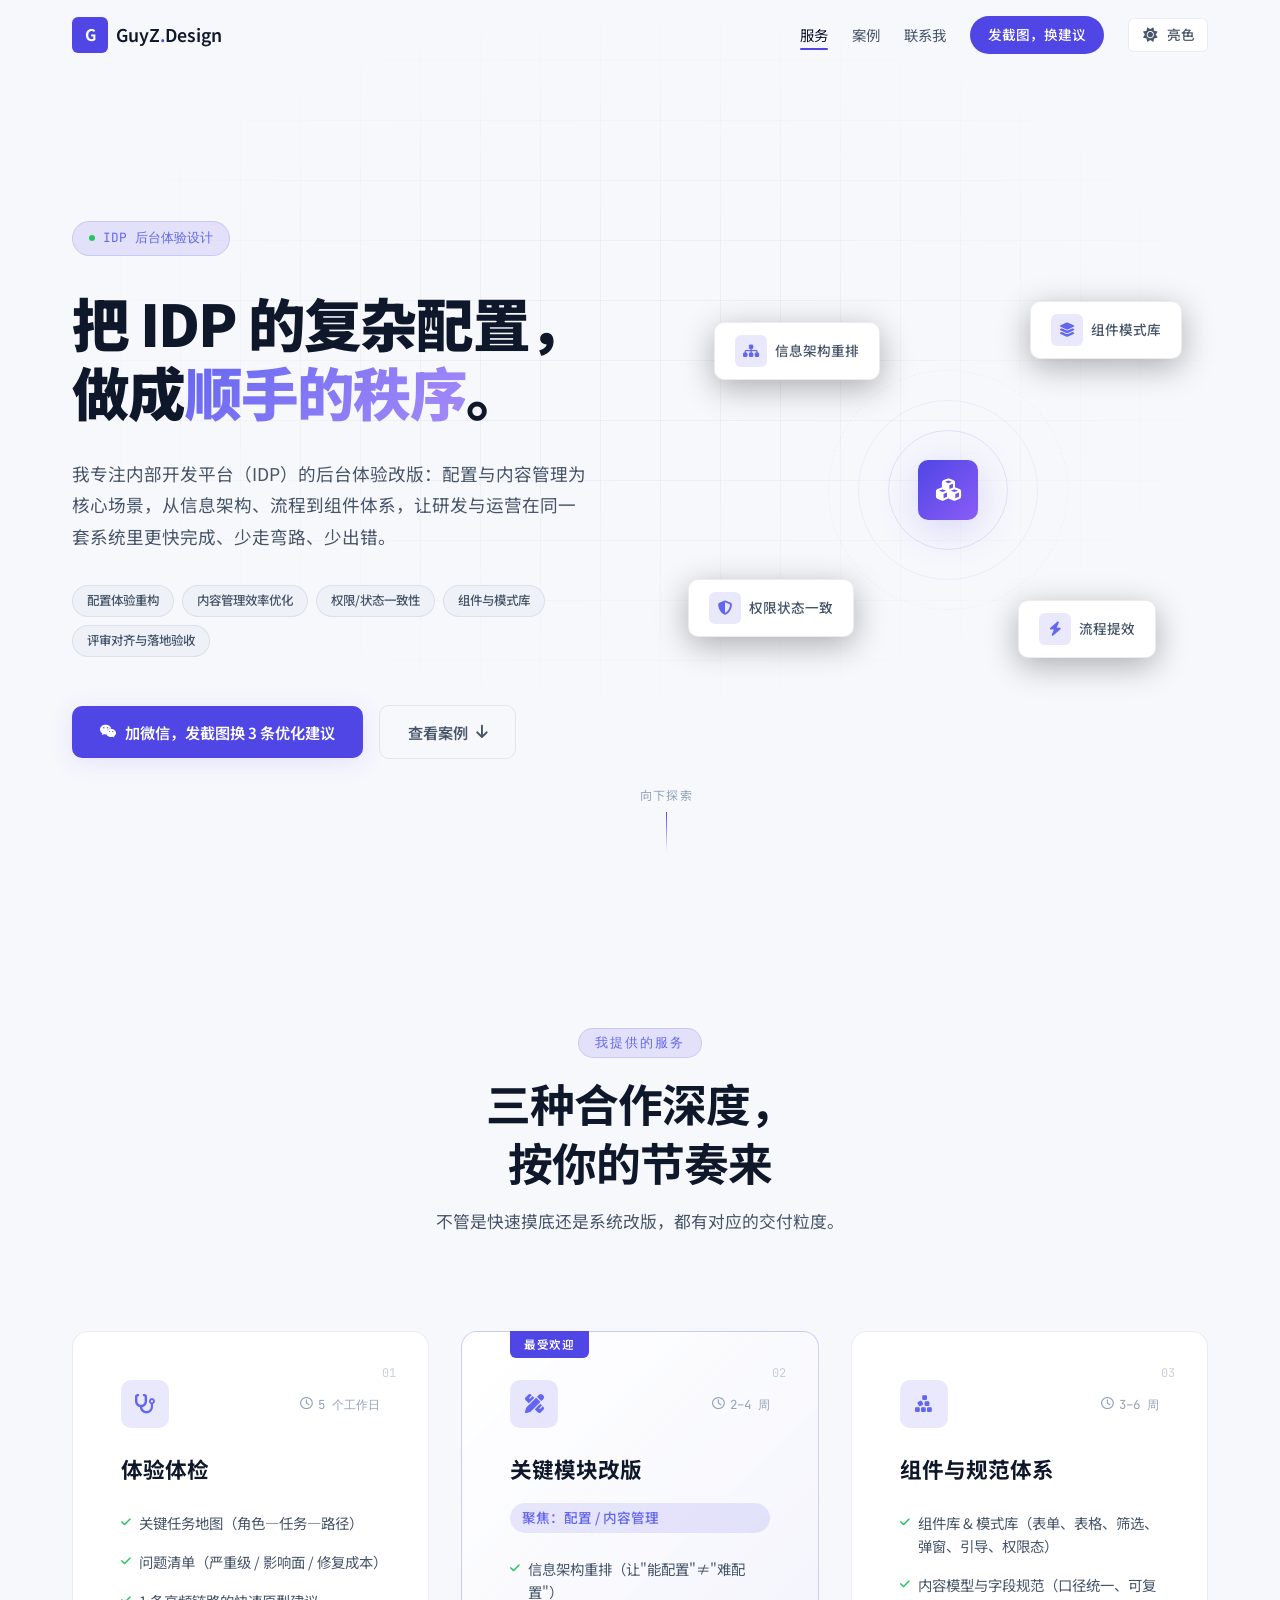
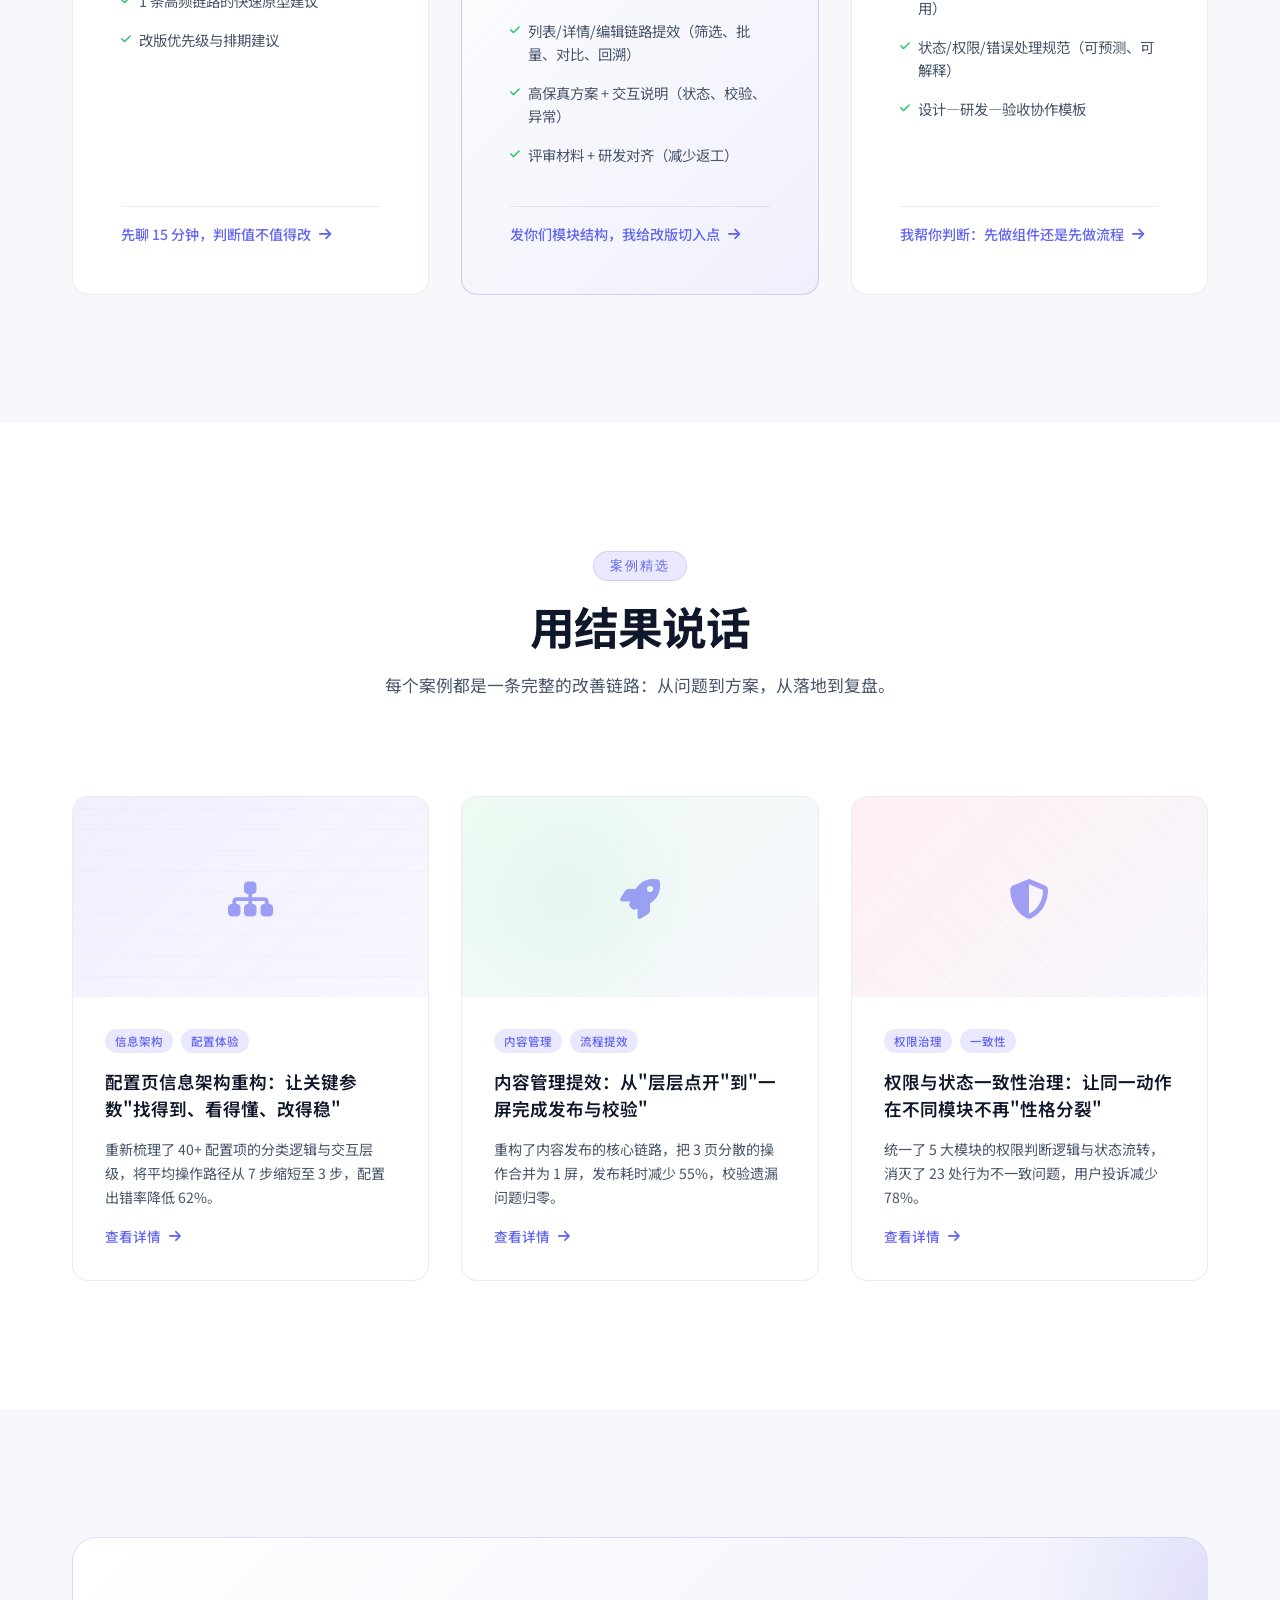
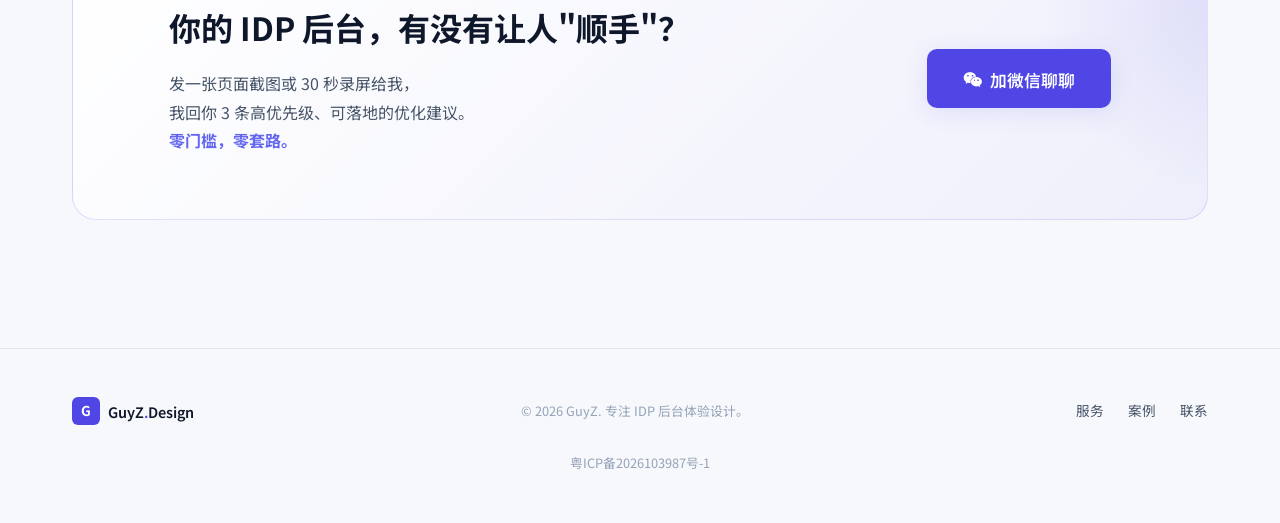
<file: index.html>
<!DOCTYPE html>
<html lang="zh-CN">
<head>
    <meta charset="UTF-8">
    <meta name="viewport" content="width=device-width, initial-scale=1.0">
    <title>GuyZ — IDP 后台体验设计师 | 把复杂配置做成顺手的秩序</title>
    <meta name="description" content="专注内部开发平台（IDP）后台体验改版：配置与内容管理为核心场景，让研发与运营更快完成、少走弯路、少出错。">
    <link rel="preconnect" href="https://fonts.googleapis.com">
    <link rel="preconnect" href="https://fonts.gstatic.com" crossorigin>
    <link href="https://fonts.googleapis.com/css2?family=Noto+Sans+SC:wght@300;400;500;600;700;900&family=JetBrains+Mono:wght@400;500&display=swap" rel="stylesheet">
    <link rel="stylesheet" href="https://cdn.jsdelivr.net/npm/@fortawesome/fontawesome-free@6.4.0/css/all.min.css">
    <link rel="stylesheet" href="css/style.css">
</head>
<body>
    <input type="checkbox" id="themeToggle" class="theme-toggle-input" aria-label="切换主题">
    <!-- 导航 -->
    <nav class="nav" id="nav">
        <div class="nav-inner container">
            <a href="index.html" class="nav-logo">
                <span class="logo-mark">G</span>
                <span class="logo-text">GuyZ<span class="logo-dot">.</span>Design</span>
            </a>
            <div class="nav-right">
                <div class="nav-links" id="navLinks">
                    <a href="#services" class="nav-link">服务</a>
                    <a href="#cases" class="nav-link">案例</a>
                    <a href="contact.html" class="nav-link">联系我</a>
                    <a href="contact.html" class="nav-cta-btn">发截图，换建议</a>
                </div>
                <div class="nav-actions">
                    <label for="themeToggle" class="theme-toggle-btn" title="切换主题">
                        <span class="theme-toggle-icon theme-toggle-dark"><i class="fa-solid fa-moon"></i></span>
                        <span class="theme-toggle-icon theme-toggle-light"><i class="fa-solid fa-sun"></i></span>
                        <span class="theme-toggle-label theme-toggle-dark-label">暗黑</span>
                        <span class="theme-toggle-label theme-toggle-light-label">亮色</span>
                    </label>
                </div>
            </div>

            <button class="nav-toggle" id="navToggle" aria-label="菜单">
                <span></span><span></span><span></span>
            </button>
        </div>
    </nav>

    <!-- Hero -->
    <header class="hero" id="hero">
        <div class="hero-bg-grid"></div>
        <div class="container hero-inner">
            <div class="hero-content">
                <div class="hero-badge animate-in">
                    <span class="badge-dot"></span>
                    IDP 后台体验设计
                </div>
                <h1 class="hero-title animate-in delay-1">
                    把 IDP 的复杂配置，<br>做成<span class="text-accent">顺手的秩序</span>。
                </h1>
                <p class="hero-subtitle animate-in delay-2">
                    我专注内部开发平台（IDP）的后台体验改版：配置与内容管理为核心场景，从信息架构、流程到组件体系，让研发与运营在同一套系统里更快完成、少走弯路、少出错。
                </p>
                <div class="hero-tags animate-in delay-3">
                    <span class="tag">配置体验重构</span>
                    <span class="tag">内容管理效率优化</span>
                    <span class="tag">权限/状态一致性</span>
                    <span class="tag">组件与模式库</span>
                    <span class="tag">评审对齐与落地验收</span>
                </div>
                <div class="hero-ctas animate-in delay-4">
                    <a href="contact.html" class="btn btn-primary">
                        <i class="fa-brands fa-weixin"></i>
                        加微信，发截图换 3 条优化建议
                    </a>
                    <a href="#cases" class="btn btn-ghost">
                        查看案例
                        <i class="fa-solid fa-arrow-down"></i>
                    </a>
                </div>
            </div>
            <div class="hero-visual animate-in delay-3">
                <div class="hero-card-stack">
                    <div class="hero-float-card card-1">
                        <div class="float-icon"><i class="fa-solid fa-sitemap"></i></div>
                        <span>信息架构重排</span>
                    </div>
                    <div class="hero-float-card card-2">
                        <div class="float-icon"><i class="fa-solid fa-layer-group"></i></div>
                        <span>组件模式库</span>
                    </div>
                    <div class="hero-float-card card-3">
                        <div class="float-icon"><i class="fa-solid fa-shield-halved"></i></div>
                        <span>权限状态一致</span>
                    </div>
                    <div class="hero-float-card card-4">
                        <div class="float-icon"><i class="fa-solid fa-bolt"></i></div>
                        <span>流程提效</span>
                    </div>
                    <!-- 中心图形 -->
                    <div class="hero-center-graphic">
                        <div class="center-ring ring-1"></div>
                        <div class="center-ring ring-2"></div>
                        <div class="center-ring ring-3"></div>
                        <div class="center-icon"><i class="fa-solid fa-cubes"></i></div>
                    </div>
                </div>
            </div>
        </div>
        <div class="hero-scroll-hint animate-in delay-5">
            <span>向下探索</span>
            <div class="scroll-line"></div>
        </div>
    </header>

    <!-- 服务 -->
    <section class="services" id="services">
        <div class="container">
            <div class="section-header">
                <span class="section-label">我提供的服务</span>
                <h2 class="section-title">三种合作深度，<br>按你的节奏来</h2>
                <p class="section-desc">不管是快速摸底还是系统改版，都有对应的交付粒度。</p>
            </div>
            <div class="services-grid">
                <!-- 服务 1 -->
                <div class="service-card" data-index="01">
                    <div class="service-header">
                        <div class="service-icon">
                            <i class="fa-solid fa-stethoscope"></i>
                        </div>
                        <div class="service-meta">
                            <span class="service-duration"><i class="fa-regular fa-clock"></i> 5 个工作日</span>
                        </div>
                    </div>
                    <h3 class="service-title">体验体检</h3>
                    <ul class="service-list">
                        <li>
                            <i class="fa-solid fa-check"></i>
                            关键任务地图（角色—任务—路径）
                        </li>
                        <li>
                            <i class="fa-solid fa-check"></i>
                            问题清单（严重级 / 影响面 / 修复成本）
                        </li>
                        <li>
                            <i class="fa-solid fa-check"></i>
                            1 条高频链路的快速原型建议
                        </li>
                        <li>
                            <i class="fa-solid fa-check"></i>
                            改版优先级与排期建议
                        </li>
                    </ul>
                    <a href="contact.html" class="service-cta">
                        先聊 15 分钟，判断值不值得改
                        <i class="fa-solid fa-arrow-right"></i>
                    </a>
                </div>

                <!-- 服务 2 -->
                <div class="service-card featured" data-index="02">
                    <div class="service-popular">最受欢迎</div>
                    <div class="service-header">
                        <div class="service-icon">
                            <i class="fa-solid fa-pen-ruler"></i>
                        </div>
                        <div class="service-meta">
                            <span class="service-duration"><i class="fa-regular fa-clock"></i> 2–4 周</span>
                        </div>
                    </div>
                    <h3 class="service-title">关键模块改版</h3>
                    <p class="service-focus">聚焦：配置 / 内容管理</p>
                    <ul class="service-list">
                        <li>
                            <i class="fa-solid fa-check"></i>
                            信息架构重排（让"能配置"≠"难配置"）
                        </li>
                        <li>
                            <i class="fa-solid fa-check"></i>
                            列表/详情/编辑链路提效（筛选、批量、对比、回溯）
                        </li>
                        <li>
                            <i class="fa-solid fa-check"></i>
                            高保真方案 + 交互说明（状态、校验、异常）
                        </li>
                        <li>
                            <i class="fa-solid fa-check"></i>
                            评审材料 + 研发对齐（减少返工）
                        </li>
                    </ul>
                    <a href="contact.html" class="service-cta">
                        发你们模块结构，我给改版切入点
                        <i class="fa-solid fa-arrow-right"></i>
                    </a>
                </div>

                <!-- 服务 3 -->
                <div class="service-card" data-index="03">
                    <div class="service-header">
                        <div class="service-icon">
                            <i class="fa-solid fa-cubes-stacked"></i>
                        </div>
                        <div class="service-meta">
                            <span class="service-duration"><i class="fa-regular fa-clock"></i> 3–6 周</span>
                        </div>
                    </div>
                    <h3 class="service-title">组件与规范体系</h3>
                    <ul class="service-list">
                        <li>
                            <i class="fa-solid fa-check"></i>
                            组件库 & 模式库（表单、表格、筛选、弹窗、引导、权限态）
                        </li>
                        <li>
                            <i class="fa-solid fa-check"></i>
                            内容模型与字段规范（口径统一、可复用）
                        </li>
                        <li>
                            <i class="fa-solid fa-check"></i>
                            状态/权限/错误处理规范（可预测、可解释）
                        </li>
                        <li>
                            <i class="fa-solid fa-check"></i>
                            设计—研发—验收协作模板
                        </li>
                    </ul>
                    <a href="contact.html" class="service-cta">
                        我帮你判断：先做组件还是先做流程
                        <i class="fa-solid fa-arrow-right"></i>
                    </a>
                </div>
            </div>
        </div>
    </section>

    <!-- 案例 -->
    <section class="cases" id="cases">
        <div class="container">
            <div class="section-header">
                <span class="section-label">案例精选</span>
                <h2 class="section-title">用结果说话</h2>
                <p class="section-desc">每个案例都是一条完整的改善链路：从问题到方案，从落地到复盘。</p>
            </div>
            <div class="cases-grid">
                <!-- 案例 1 -->
                <a href="case-1.html" class="case-card">
                    <div class="case-cover">
                        <div class="case-cover-inner">
                            <div class="case-icon-large"><i class="fa-solid fa-sitemap"></i></div>
                            <div class="case-pattern pattern-1"></div>
                        </div>
                    </div>
                    <div class="case-body">
                        <div class="case-tags">
                            <span class="case-tag">信息架构</span>
                            <span class="case-tag">配置体验</span>
                        </div>
                        <h3 class="case-title">配置页信息架构重构：让关键参数"找得到、看得懂、改得稳"</h3>
                        <p class="case-excerpt">重新梳理了 40+ 配置项的分类逻辑与交互层级，将平均操作路径从 7 步缩短至 3 步，配置出错率降低 62%。</p>
                        <span class="case-link">
                            查看详情
                            <i class="fa-solid fa-arrow-right"></i>
                        </span>
                    </div>
                </a>

                <!-- 案例 2 -->
                <a href="case-2.html" class="case-card">
                    <div class="case-cover">
                        <div class="case-cover-inner">
                            <div class="case-icon-large"><i class="fa-solid fa-rocket"></i></div>
                            <div class="case-pattern pattern-2"></div>
                        </div>
                    </div>
                    <div class="case-body">
                        <div class="case-tags">
                            <span class="case-tag">内容管理</span>
                            <span class="case-tag">流程提效</span>
                        </div>
                        <h3 class="case-title">内容管理提效：从"层层点开"到"一屏完成发布与校验"</h3>
                        <p class="case-excerpt">重构了内容发布的核心链路，把 3 页分散的操作合并为 1 屏，发布耗时减少 55%，校验遗漏问题归零。</p>
                        <span class="case-link">
                            查看详情
                            <i class="fa-solid fa-arrow-right"></i>
                        </span>
                    </div>
                </a>

                <!-- 案例 3 -->
                <a href="case-3.html" class="case-card">
                    <div class="case-cover">
                        <div class="case-cover-inner">
                            <div class="case-icon-large"><i class="fa-solid fa-shield-halved"></i></div>
                            <div class="case-pattern pattern-3"></div>
                        </div>
                    </div>
                    <div class="case-body">
                        <div class="case-tags">
                            <span class="case-tag">权限治理</span>
                            <span class="case-tag">一致性</span>
                        </div>
                        <h3 class="case-title">权限与状态一致性治理：让同一动作在不同模块不再"性格分裂"</h3>
                        <p class="case-excerpt">统一了 5 大模块的权限判断逻辑与状态流转，消灭了 23 处行为不一致问题，用户投诉减少 78%。</p>
                        <span class="case-link">
                            查看详情
                            <i class="fa-solid fa-arrow-right"></i>
                        </span>
                    </div>
                </a>
            </div>
        </div>
    </section>

    <!-- 底部 CTA -->
    <section class="bottom-cta">
        <div class="container">
            <div class="bottom-cta-inner">
                <div class="bottom-cta-content">
                    <h2 class="bottom-cta-title">你的 IDP 后台，有没有让人"顺手"？</h2>
                    <p class="bottom-cta-desc">
                        发一张页面截图或 30 秒录屏给我，<br>我回你 3 条高优先级、可落地的优化建议。<br>
                        <strong>零门槛，零套路。</strong>
                    </p>
                </div>
                <div class="bottom-cta-actions">
                    <a href="contact.html" class="btn btn-primary btn-lg">
                        <i class="fa-brands fa-weixin"></i>
                        加微信聊聊
                    </a>
                </div>
            </div>
        </div>
    </section>

    <!-- Footer -->
    <footer class="footer">
        <div class="container footer-inner">
            <div class="footer-brand">
                <span class="logo-mark">G</span>
                <span class="logo-text">GuyZ<span class="logo-dot">.</span>Design</span>
            </div>
            <p class="footer-copy">© 2026 GuyZ. 专注 IDP 后台体验设计。</p>
            <div class="footer-links">
                <a href="#services">服务</a>
                <a href="#cases">案例</a>
                <a href="contact.html">联系</a>
            </div>
        </div>
        <p class="footer-icp"><a href="https://beian.miit.gov.cn/" target="_blank" rel="noopener noreferrer">粤ICP备2026103987号-1</a></p>
    </footer>

    <script src="js/main.js"></script>
</body>
</html>
</file>
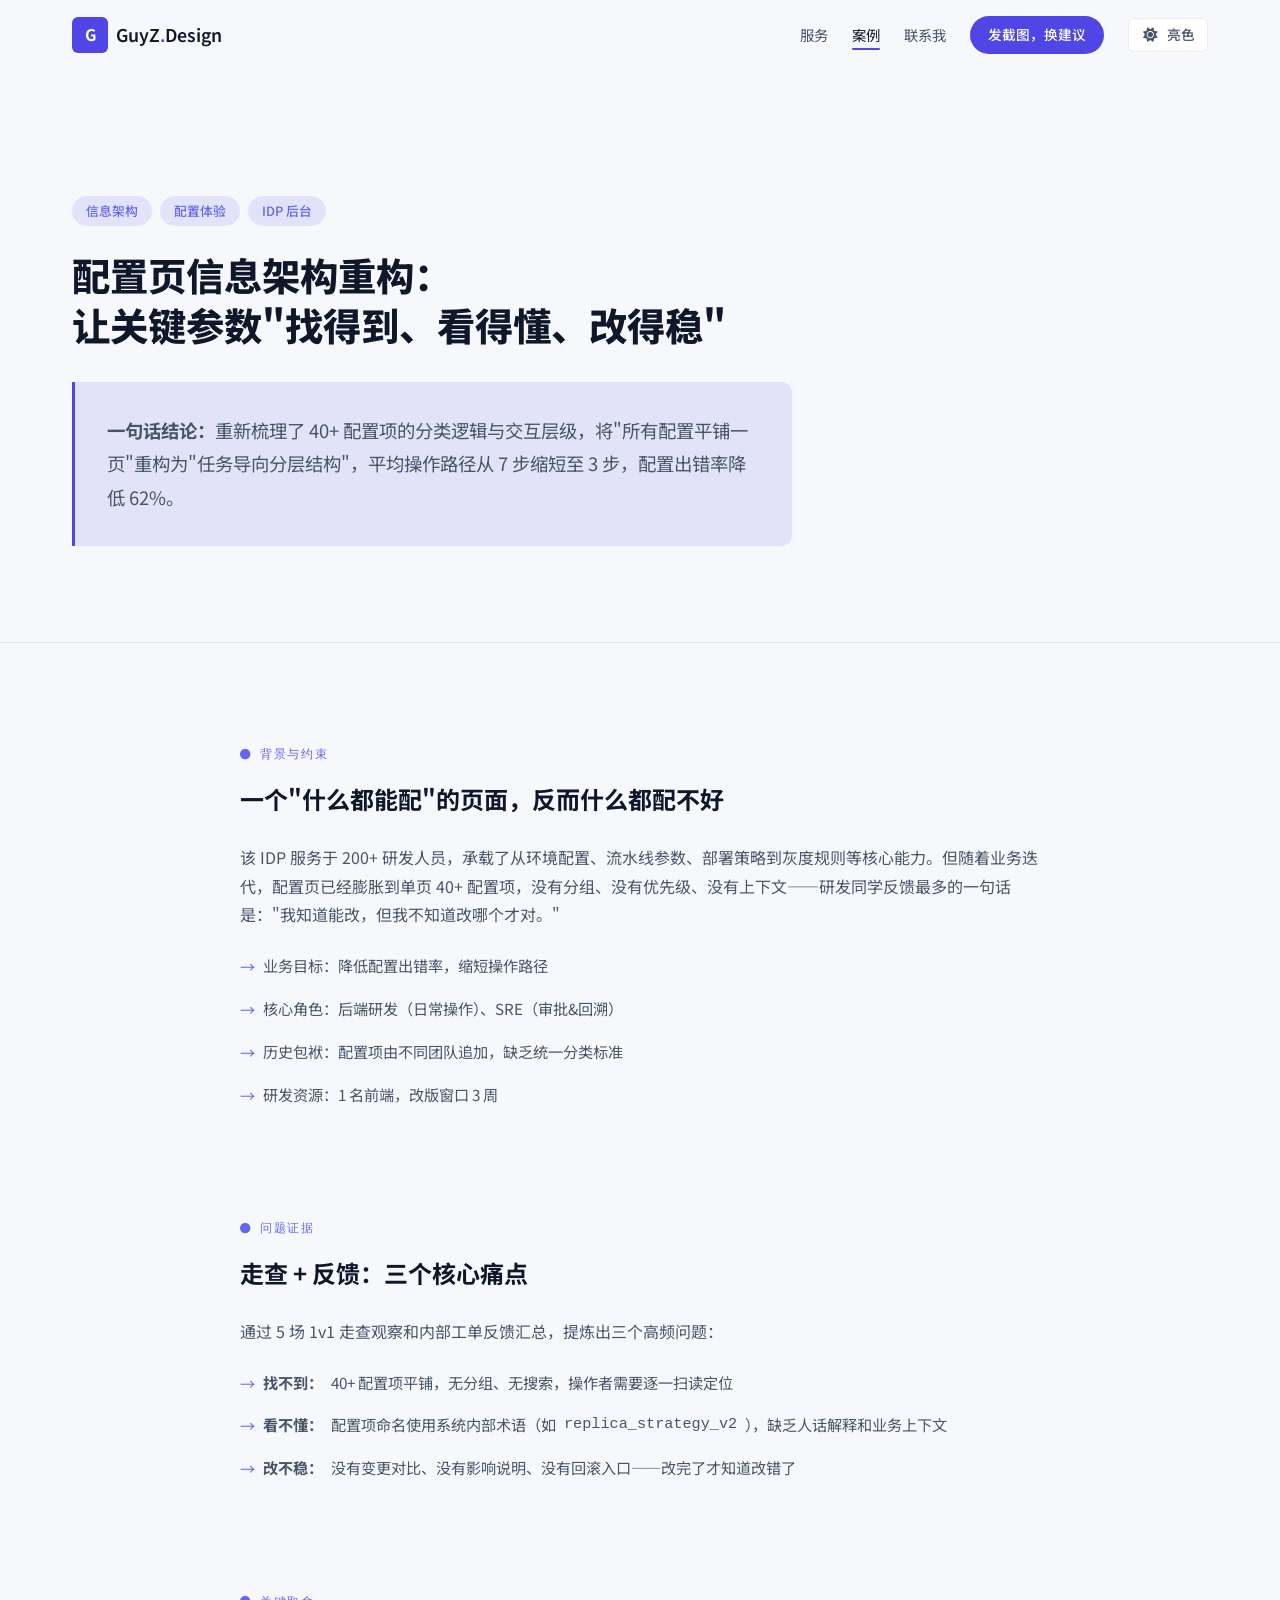
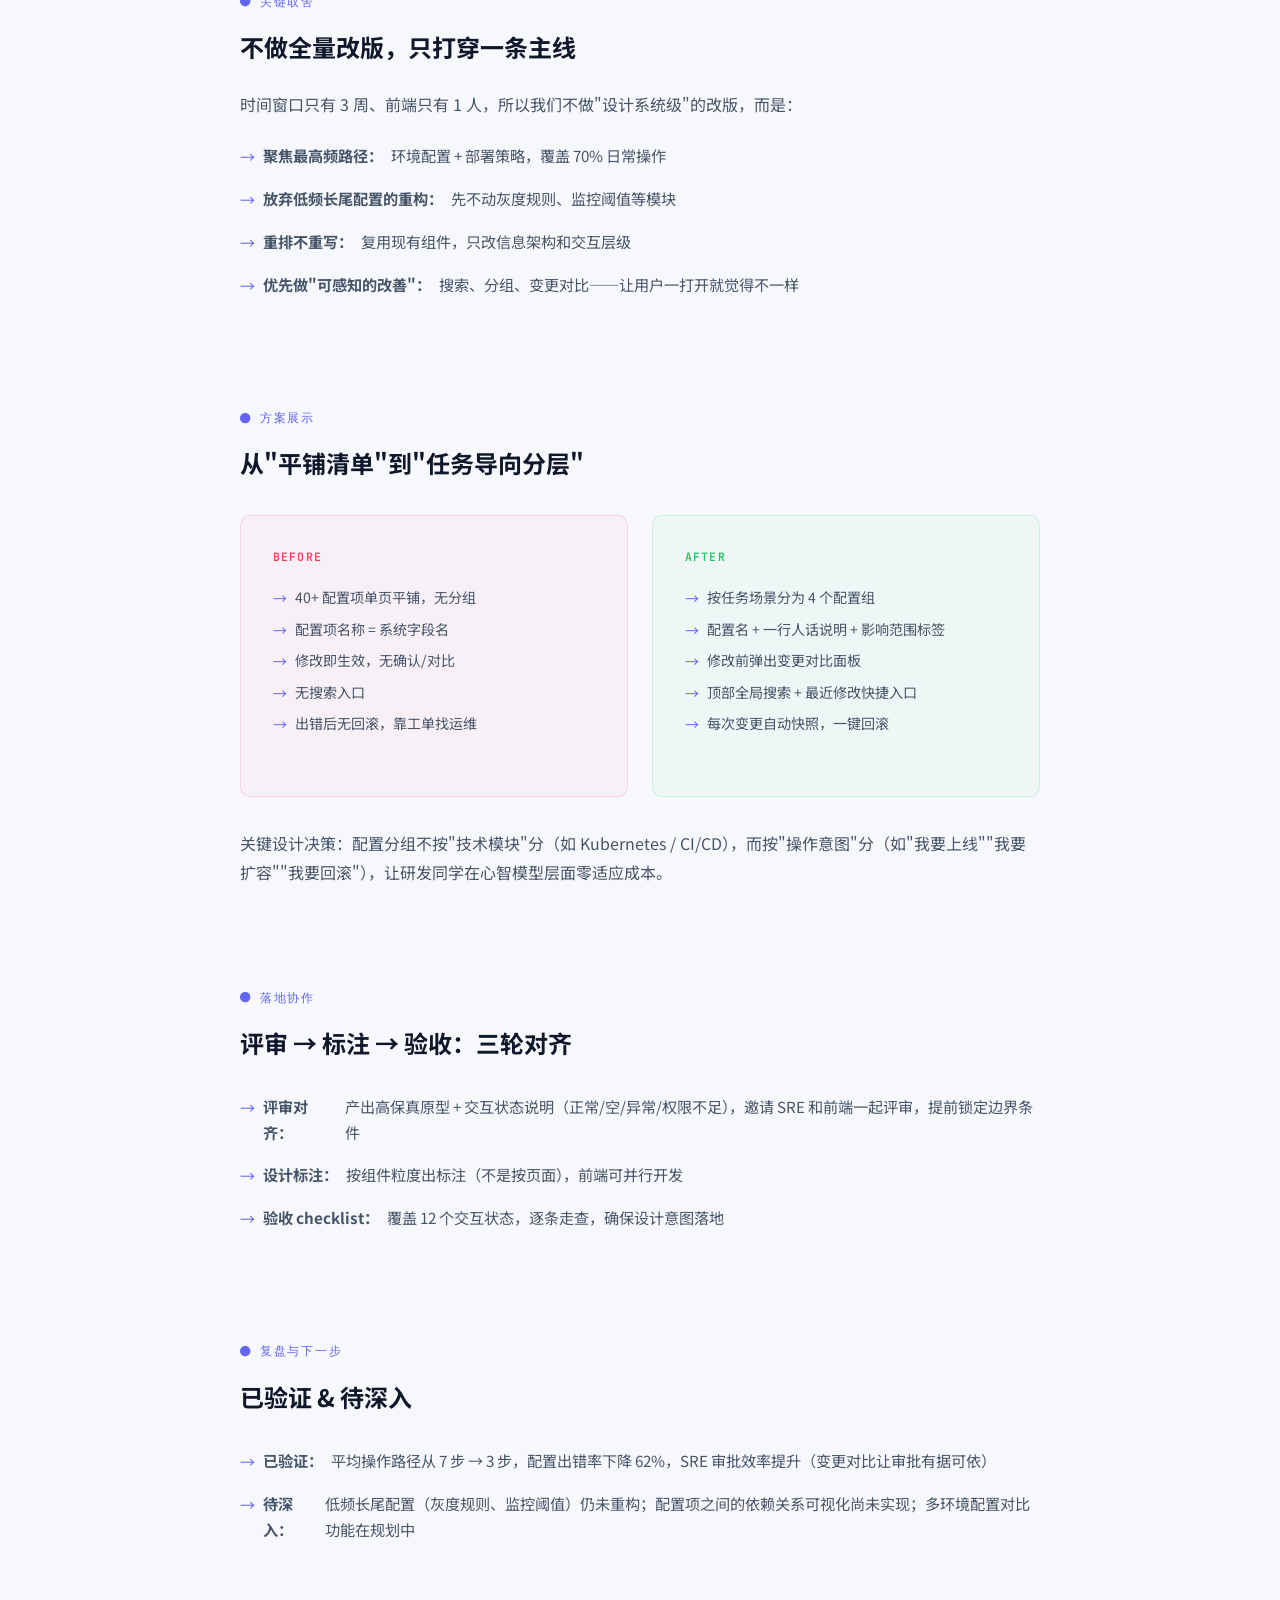
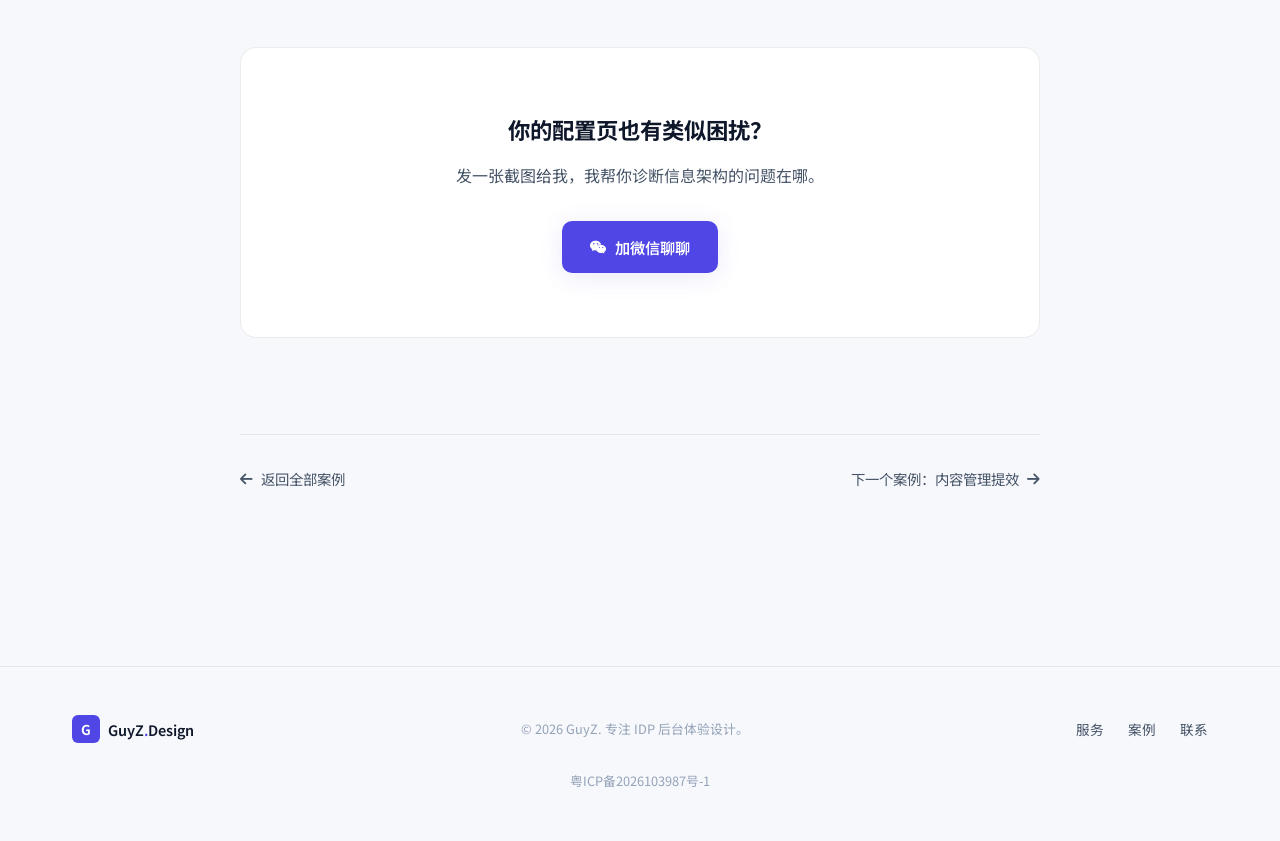
<file: case-1.html>
<!DOCTYPE html>
<html lang="zh-CN">
<head>
    <meta charset="UTF-8">
    <meta name="viewport" content="width=device-width, initial-scale=1.0">
    <title>案例：配置页信息架构重构 — GuyZ.Design</title>
    <meta name="description" content="重新梳理了 40+ 配置项的分类逻辑与交互层级，将平均操作路径从 7 步缩短至 3 步。">
    <link rel="preconnect" href="https://fonts.googleapis.com">
    <link rel="preconnect" href="https://fonts.gstatic.com" crossorigin>
    <link href="https://fonts.googleapis.com/css2?family=Noto+Sans+SC:wght@300;400;500;600;700;900&family=JetBrains+Mono:wght@400;500&display=swap" rel="stylesheet">
    <link rel="stylesheet" href="https://cdn.jsdelivr.net/npm/@fortawesome/fontawesome-free@6.4.0/css/all.min.css">
    <link rel="stylesheet" href="css/style.css">
</head>
<body data-current="#cases">
    <input type="checkbox" id="themeToggle" class="theme-toggle-input" aria-label="切换主题">
    <!-- 导航 -->
    <nav class="nav" id="nav">
        <div class="nav-inner container">
            <a href="index.html" class="nav-logo">
                <span class="logo-mark">G</span>
                <span class="logo-text">GuyZ<span class="logo-dot">.</span>Design</span>
            </a>
            <div class="nav-right">
                <div class="nav-links" id="navLinks">
                    <a href="index.html#services" class="nav-link">服务</a>
                    <a href="index.html#cases" class="nav-link">案例</a>
                    <a href="contact.html" class="nav-link">联系我</a>
                    <a href="contact.html" class="nav-cta-btn">发截图，换建议</a>
                </div>
                <div class="nav-actions">
                    <label for="themeToggle" class="theme-toggle-btn" title="切换主题">
                        <span class="theme-toggle-icon theme-toggle-dark"><i class="fa-solid fa-moon"></i></span>
                        <span class="theme-toggle-icon theme-toggle-light"><i class="fa-solid fa-sun"></i></span>
                        <span class="theme-toggle-label theme-toggle-dark-label">暗黑</span>
                        <span class="theme-toggle-label theme-toggle-light-label">亮色</span>
                    </label>
                </div>
            </div>

            <button class="nav-toggle" id="navToggle" aria-label="菜单">
                <span></span><span></span><span></span>
            </button>
        </div>
    </nav>

    <main class="case-detail">
        <!-- Hero -->
        <section class="case-detail-hero">
            <div class="container">
                <div class="case-tags">
                    <span class="case-tag">信息架构</span>
                    <span class="case-tag">配置体验</span>
                    <span class="case-tag">IDP 后台</span>
                </div>
                <h1 class="case-detail-title">
                    配置页信息架构重构：<br>让关键参数"找得到、看得懂、改得稳"
                </h1>
                <div class="case-detail-summary">
                    <strong>一句话结论：</strong>重新梳理了 40+ 配置项的分类逻辑与交互层级，将"所有配置平铺一页"重构为"任务导向分层结构"，平均操作路径从 7 步缩短至 3 步，配置出错率降低 62%。
                </div>
            </div>
        </section>

        <!-- 内容 -->
        <div class="case-content container">
            <!-- 背景与约束 -->
            <section class="case-section">
                <span class="case-section-label">
                    <i class="fa-solid fa-circle"></i> 背景与约束
                </span>
                <h2>一个"什么都能配"的页面，反而什么都配不好</h2>
                <p>
                    该 IDP 服务于 200+ 研发人员，承载了从环境配置、流水线参数、部署策略到灰度规则等核心能力。但随着业务迭代，配置页已经膨胀到单页 40+ 配置项，没有分组、没有优先级、没有上下文——研发同学反馈最多的一句话是："我知道能改，但我不知道改哪个才对。"
                </p>
                <ul>
                    <li>业务目标：降低配置出错率，缩短操作路径</li>
                    <li>核心角色：后端研发（日常操作）、SRE（审批&回溯）</li>
                    <li>历史包袱：配置项由不同团队追加，缺乏统一分类标准</li>
                    <li>研发资源：1 名前端，改版窗口 3 周</li>
                </ul>
            </section>

            <!-- 问题证据 -->
            <section class="case-section">
                <span class="case-section-label">
                    <i class="fa-solid fa-circle"></i> 问题证据
                </span>
                <h2>走查 + 反馈：三个核心痛点</h2>
                <p>
                    通过 5 场 1v1 走查观察和内部工单反馈汇总，提炼出三个高频问题：
                </p>
                <ul>
                    <li><strong>找不到：</strong>40+ 配置项平铺，无分组、无搜索，操作者需要逐一扫读定位</li>
                    <li><strong>看不懂：</strong>配置项命名使用系统内部术语（如 <code>replica_strategy_v2</code>），缺乏人话解释和业务上下文</li>
                    <li><strong>改不稳：</strong>没有变更对比、没有影响说明、没有回滚入口——改完了才知道改错了</li>
                </ul>
            </section>

            <!-- 关键取舍 -->
            <section class="case-section">
                <span class="case-section-label">
                    <i class="fa-solid fa-circle"></i> 关键取舍
                </span>
                <h2>不做全量改版，只打穿一条主线</h2>
                <p>
                    时间窗口只有 3 周、前端只有 1 人，所以我们不做"设计系统级"的改版，而是：
                </p>
                <ul>
                    <li><strong>聚焦最高频路径：</strong>环境配置 + 部署策略，覆盖 70% 日常操作</li>
                    <li><strong>放弃低频长尾配置的重构：</strong>先不动灰度规则、监控阈值等模块</li>
                    <li><strong>重排不重写：</strong>复用现有组件，只改信息架构和交互层级</li>
                    <li><strong>优先做"可感知的改善"：</strong>搜索、分组、变更对比——让用户一打开就觉得不一样</li>
                </ul>
            </section>

            <!-- 方案展示 -->
            <section class="case-section">
                <span class="case-section-label">
                    <i class="fa-solid fa-circle"></i> 方案展示
                </span>
                <h2>从"平铺清单"到"任务导向分层"</h2>

                <div class="compare-grid">
                    <div class="compare-card before">
                        <div class="compare-label">Before</div>
                        <ul>
                            <li>40+ 配置项单页平铺，无分组</li>
                            <li>配置项名称 = 系统字段名</li>
                            <li>修改即生效，无确认/对比</li>
                            <li>无搜索入口</li>
                            <li>出错后无回滚，靠工单找运维</li>
                        </ul>
                    </div>
                    <div class="compare-card after">
                        <div class="compare-label">After</div>
                        <ul>
                            <li>按任务场景分为 4 个配置组</li>
                            <li>配置名 + 一行人话说明 + 影响范围标签</li>
                            <li>修改前弹出变更对比面板</li>
                            <li>顶部全局搜索 + 最近修改快捷入口</li>
                            <li>每次变更自动快照，一键回滚</li>
                        </ul>
                    </div>
                </div>

                <p>
                    关键设计决策：配置分组不按"技术模块"分（如 Kubernetes / CI/CD），而按"操作意图"分（如"我要上线""我要扩容""我要回滚"），让研发同学在心智模型层面零适应成本。
                </p>
            </section>

            <!-- 落地协作 -->
            <section class="case-section">
                <span class="case-section-label">
                    <i class="fa-solid fa-circle"></i> 落地协作
                </span>
                <h2>评审 → 标注 → 验收：三轮对齐</h2>
                <ul>
                    <li><strong>评审对齐：</strong>产出高保真原型 + 交互状态说明（正常/空/异常/权限不足），邀请 SRE 和前端一起评审，提前锁定边界条件</li>
                    <li><strong>设计标注：</strong>按组件粒度出标注（不是按页面），前端可并行开发</li>
                    <li><strong>验收 checklist：</strong>覆盖 12 个交互状态，逐条走查，确保设计意图落地</li>
                </ul>
            </section>

            <!-- 复盘与下一步 -->
            <section class="case-section">
                <span class="case-section-label">
                    <i class="fa-solid fa-circle"></i> 复盘与下一步
                </span>
                <h2>已验证 & 待深入</h2>
                <ul>
                    <li><strong>已验证：</strong>平均操作路径从 7 步 → 3 步，配置出错率下降 62%，SRE 审批效率提升（变更对比让审批有据可依）</li>
                    <li><strong>待深入：</strong>低频长尾配置（灰度规则、监控阈值）仍未重构；配置项之间的依赖关系可视化尚未实现；多环境配置对比功能在规划中</li>
                </ul>
            </section>

            <!-- CTA -->
            <div class="case-cta-section">
                <h3>你的配置页也有类似困扰？</h3>
                <p>发一张截图给我，我帮你诊断信息架构的问题在哪。</p>
                <a href="contact.html" class="btn btn-primary">
                    <i class="fa-brands fa-weixin"></i>
                    加微信聊聊
                </a>
            </div>

            <!-- 案例导航 -->
            <div class="case-nav">
                <a href="index.html#cases">
                    <i class="fa-solid fa-arrow-left"></i>
                    返回全部案例
                </a>
                <a href="case-2.html">
                    下一个案例：内容管理提效
                    <i class="fa-solid fa-arrow-right"></i>
                </a>
            </div>
        </div>
    </main>

    <!-- Footer -->
    <footer class="footer">
        <div class="container footer-inner">
            <div class="footer-brand">
                <span class="logo-mark">G</span>
                <span class="logo-text">GuyZ<span class="logo-dot">.</span>Design</span>
            </div>
            <p class="footer-copy">© 2026 GuyZ. 专注 IDP 后台体验设计。</p>
            <div class="footer-links">
                <a href="index.html#services">服务</a>
                <a href="index.html#cases">案例</a>
                <a href="contact.html">联系</a>
            </div>
        </div>
        <p class="footer-icp"><a href="https://beian.miit.gov.cn/" target="_blank" rel="noopener noreferrer">粤ICP备2026103987号-1</a></p>
    </footer>

    <script src="js/main.js"></script>
</body>
</html>
</file>
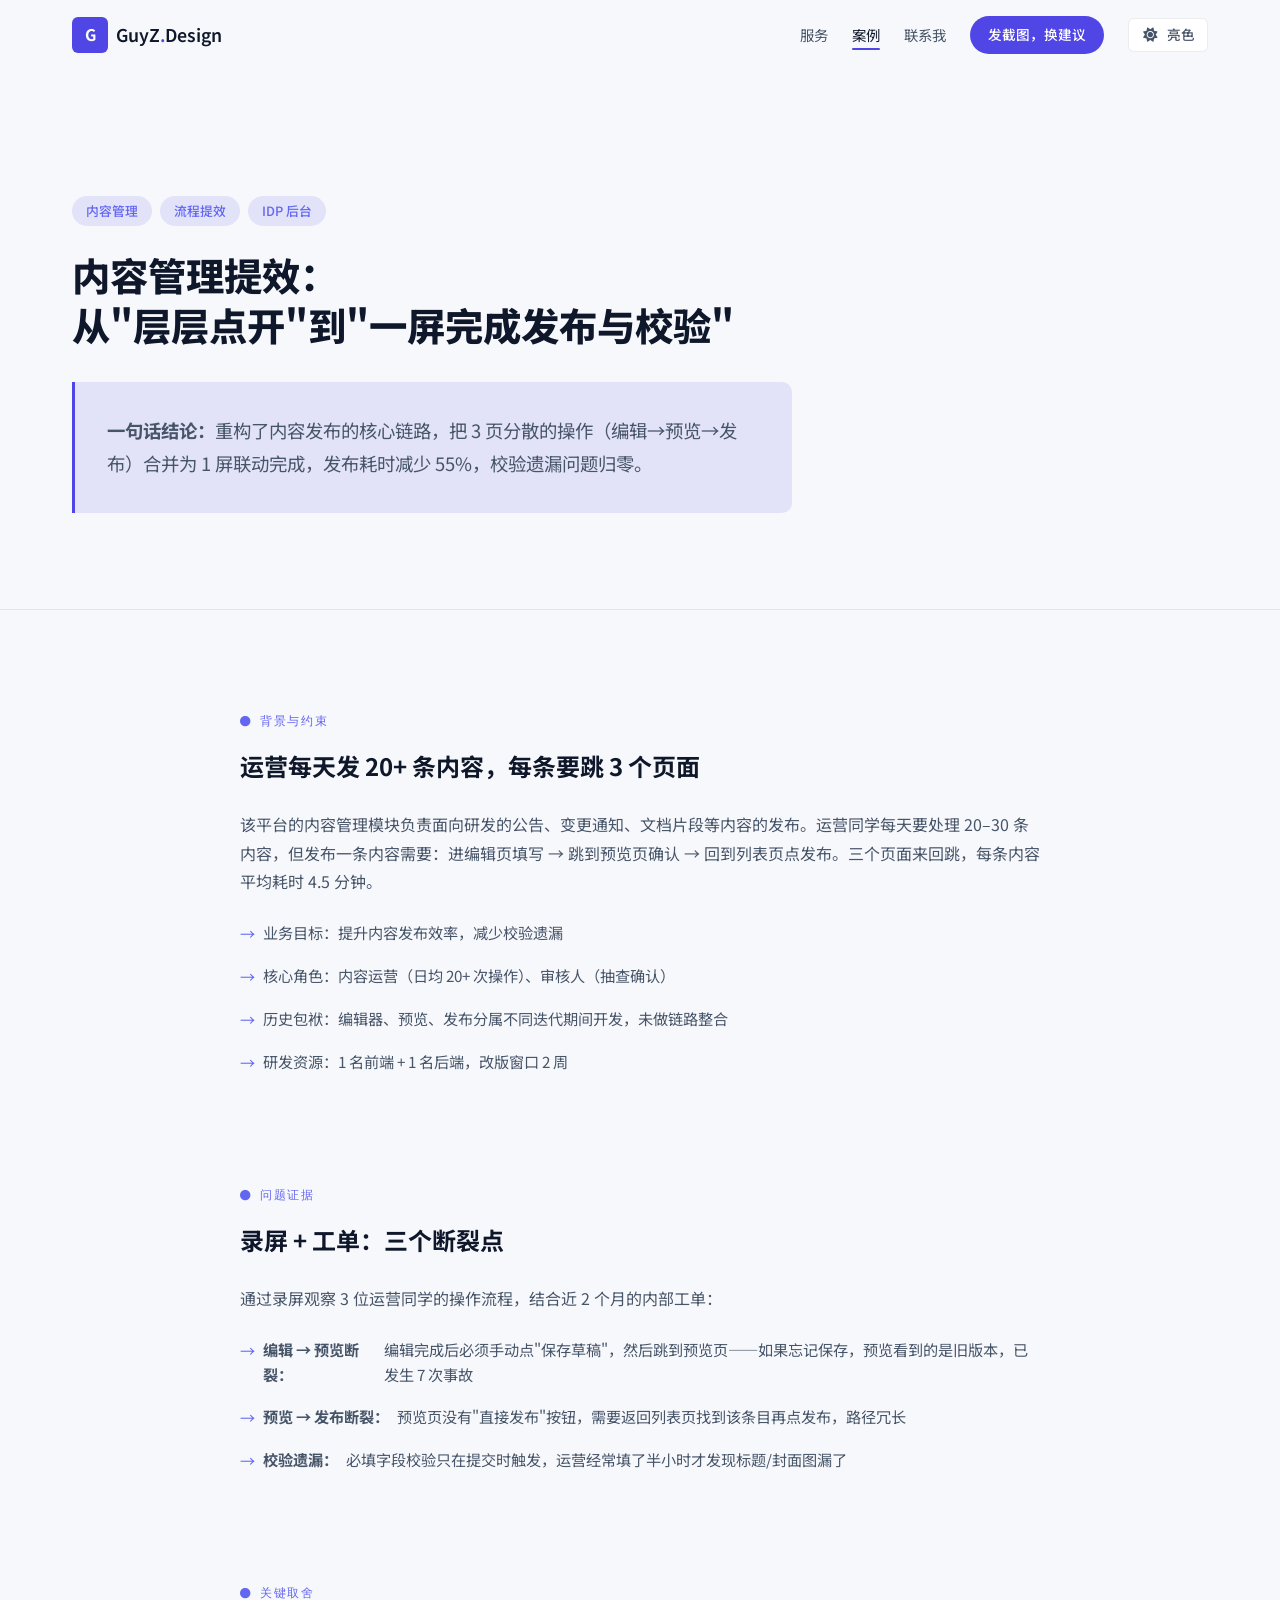
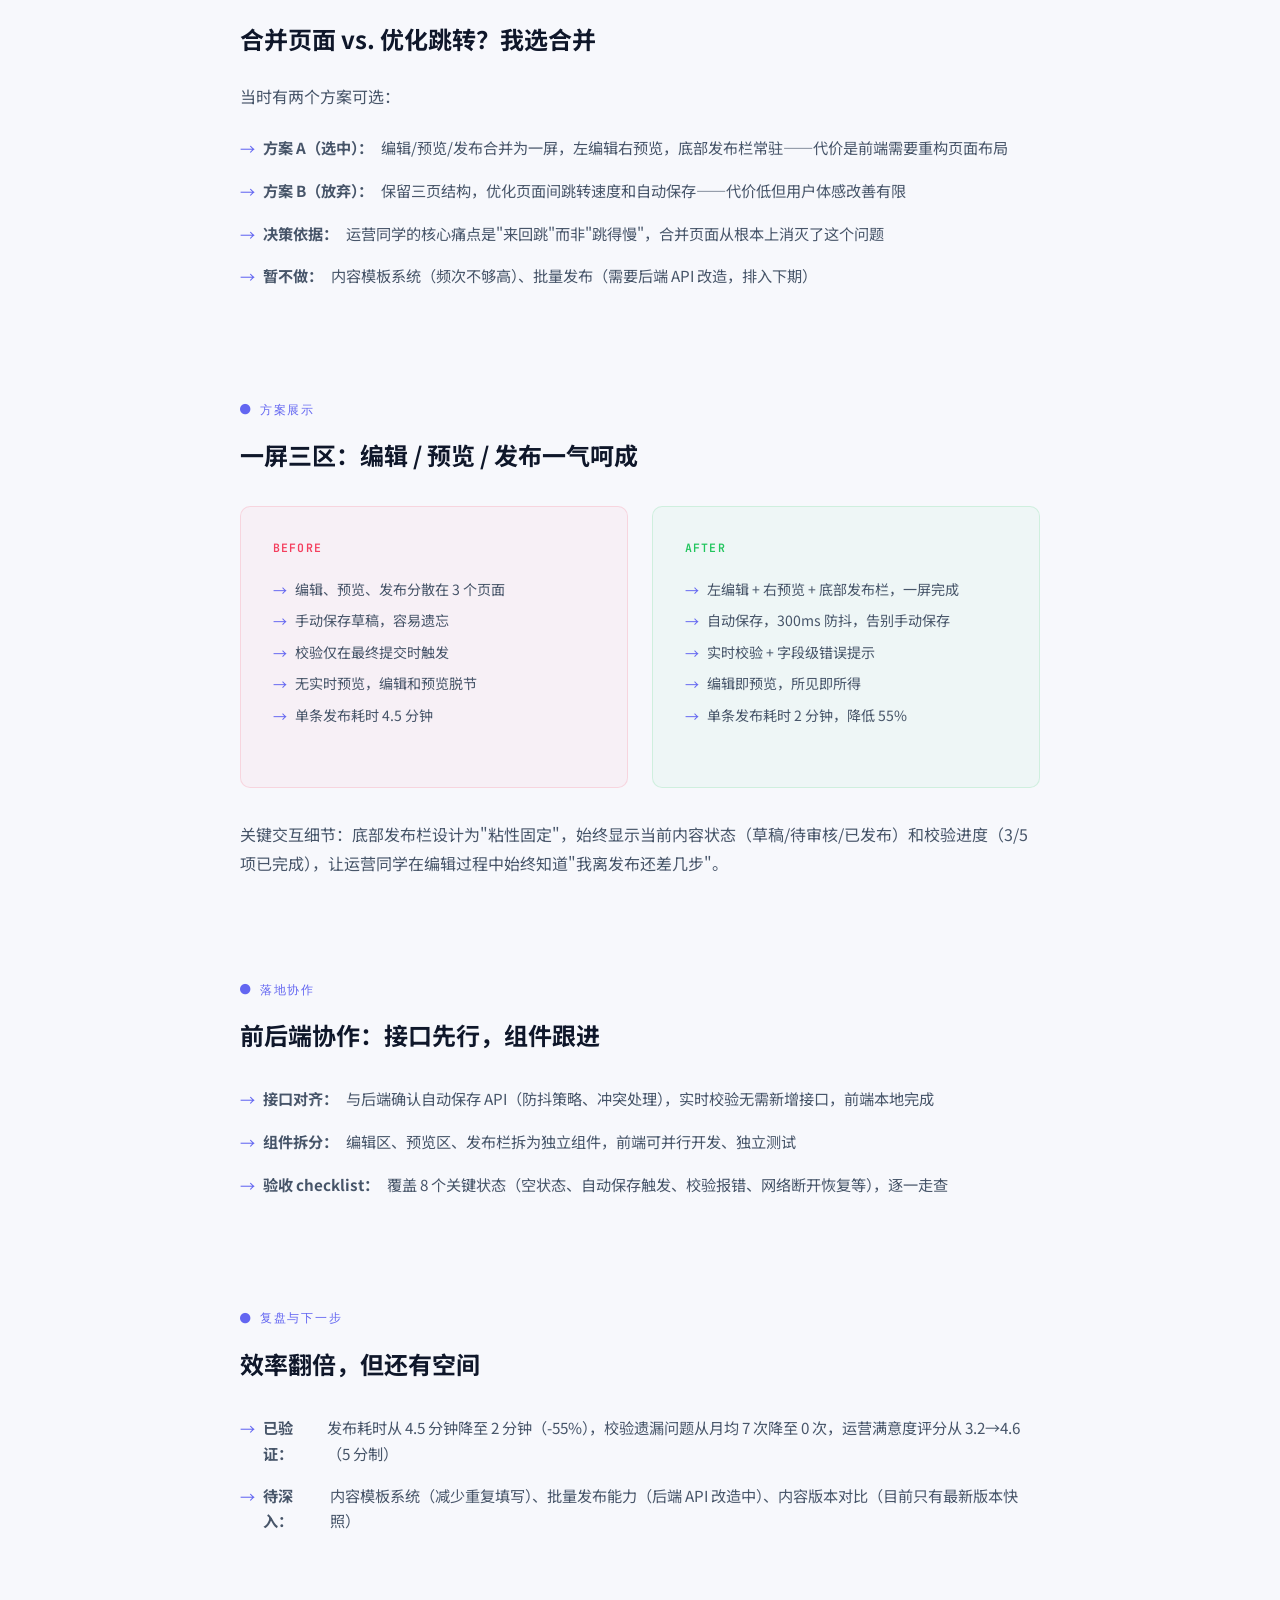
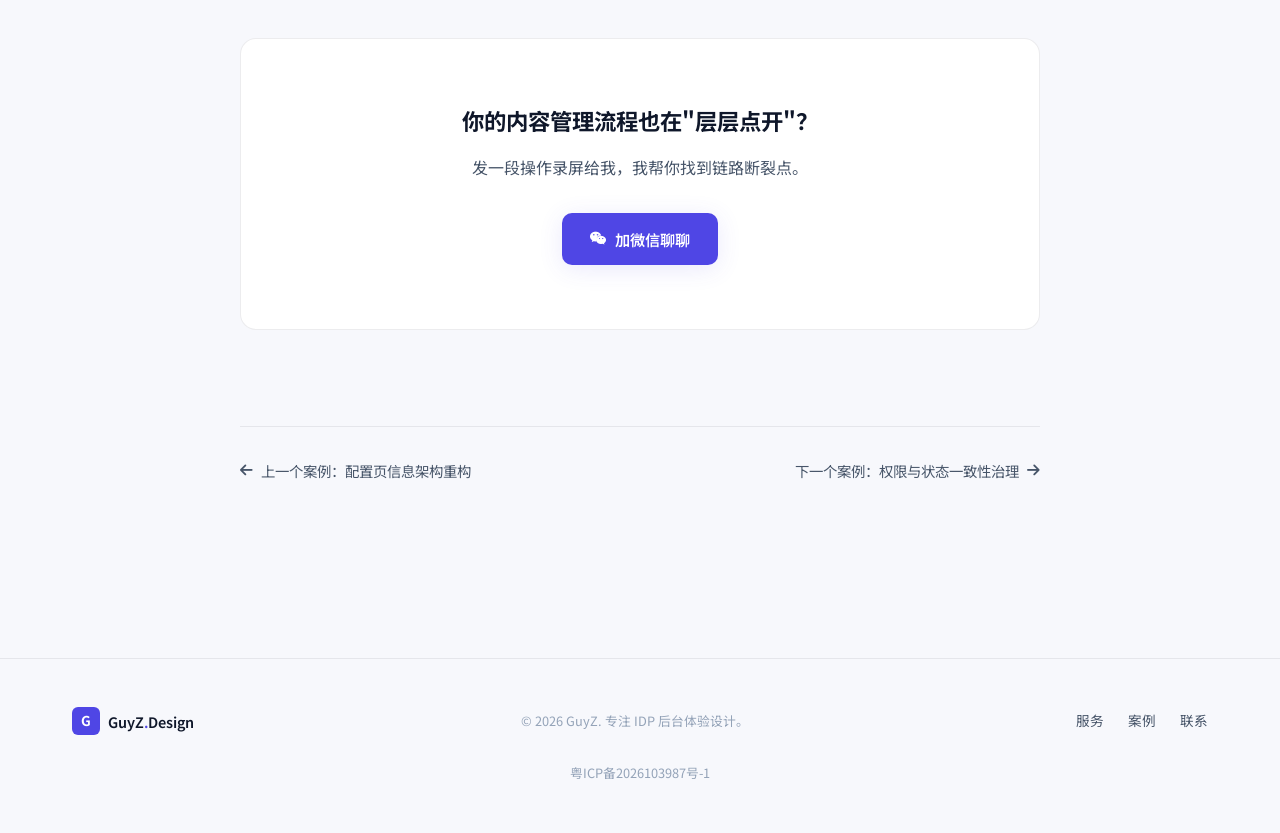
<file: case-2.html>
<!DOCTYPE html>
<html lang="zh-CN">
<head>
    <meta charset="UTF-8">
    <meta name="viewport" content="width=device-width, initial-scale=1.0">
    <title>案例：内容管理提效 — GuyZ.Design</title>
    <meta name="description" content="重构内容发布核心链路，把 3 页分散操作合并为 1 屏，发布耗时减少 55%。">
    <link rel="preconnect" href="https://fonts.googleapis.com">
    <link rel="preconnect" href="https://fonts.gstatic.com" crossorigin>
    <link href="https://fonts.googleapis.com/css2?family=Noto+Sans+SC:wght@300;400;500;600;700;900&family=JetBrains+Mono:wght@400;500&display=swap" rel="stylesheet">
    <link rel="stylesheet" href="https://cdn.jsdelivr.net/npm/@fortawesome/fontawesome-free@6.4.0/css/all.min.css">
    <link rel="stylesheet" href="css/style.css">
</head>
<body data-current="#cases">
    <input type="checkbox" id="themeToggle" class="theme-toggle-input" aria-label="切换主题">
    <!-- 导航 -->
    <nav class="nav" id="nav">
        <div class="nav-inner container">
            <a href="index.html" class="nav-logo">
                <span class="logo-mark">G</span>
                <span class="logo-text">GuyZ<span class="logo-dot">.</span>Design</span>
            </a>
            <div class="nav-right">
                <div class="nav-links" id="navLinks">
                    <a href="index.html#services" class="nav-link">服务</a>
                    <a href="index.html#cases" class="nav-link">案例</a>
                    <a href="contact.html" class="nav-link">联系我</a>
                    <a href="contact.html" class="nav-cta-btn">发截图，换建议</a>
                </div>
                <div class="nav-actions">
                    <label for="themeToggle" class="theme-toggle-btn" title="切换主题">
                        <span class="theme-toggle-icon theme-toggle-dark"><i class="fa-solid fa-moon"></i></span>
                        <span class="theme-toggle-icon theme-toggle-light"><i class="fa-solid fa-sun"></i></span>
                        <span class="theme-toggle-label theme-toggle-dark-label">暗黑</span>
                        <span class="theme-toggle-label theme-toggle-light-label">亮色</span>
                    </label>
                </div>
            </div>

            <button class="nav-toggle" id="navToggle" aria-label="菜单">
                <span></span><span></span><span></span>
            </button>
        </div>
    </nav>

    <main class="case-detail">
        <!-- Hero -->
        <section class="case-detail-hero">
            <div class="container">
                <div class="case-tags">
                    <span class="case-tag">内容管理</span>
                    <span class="case-tag">流程提效</span>
                    <span class="case-tag">IDP 后台</span>
                </div>
                <h1 class="case-detail-title">
                    内容管理提效：<br>从"层层点开"到"一屏完成发布与校验"
                </h1>
                <div class="case-detail-summary">
                    <strong>一句话结论：</strong>重构了内容发布的核心链路，把 3 页分散的操作（编辑→预览→发布）合并为 1 屏联动完成，发布耗时减少 55%，校验遗漏问题归零。
                </div>
            </div>
        </section>

        <!-- 内容 -->
        <div class="case-content container">
            <!-- 背景与约束 -->
            <section class="case-section">
                <span class="case-section-label">
                    <i class="fa-solid fa-circle"></i> 背景与约束
                </span>
                <h2>运营每天发 20+ 条内容，每条要跳 3 个页面</h2>
                <p>
                    该平台的内容管理模块负责面向研发的公告、变更通知、文档片段等内容的发布。运营同学每天要处理 20–30 条内容，但发布一条内容需要：进编辑页填写 → 跳到预览页确认 → 回到列表页点发布。三个页面来回跳，每条内容平均耗时 4.5 分钟。
                </p>
                <ul>
                    <li>业务目标：提升内容发布效率，减少校验遗漏</li>
                    <li>核心角色：内容运营（日均 20+ 次操作）、审核人（抽查确认）</li>
                    <li>历史包袱：编辑器、预览、发布分属不同迭代期间开发，未做链路整合</li>
                    <li>研发资源：1 名前端 + 1 名后端，改版窗口 2 周</li>
                </ul>
            </section>

            <!-- 问题证据 -->
            <section class="case-section">
                <span class="case-section-label">
                    <i class="fa-solid fa-circle"></i> 问题证据
                </span>
                <h2>录屏 + 工单：三个断裂点</h2>
                <p>
                    通过录屏观察 3 位运营同学的操作流程，结合近 2 个月的内部工单：
                </p>
                <ul>
                    <li><strong>编辑 → 预览断裂：</strong>编辑完成后必须手动点"保存草稿"，然后跳到预览页——如果忘记保存，预览看到的是旧版本，已发生 7 次事故</li>
                    <li><strong>预览 → 发布断裂：</strong>预览页没有"直接发布"按钮，需要返回列表页找到该条目再点发布，路径冗长</li>
                    <li><strong>校验遗漏：</strong>必填字段校验只在提交时触发，运营经常填了半小时才发现标题/封面图漏了</li>
                </ul>
            </section>

            <!-- 关键取舍 -->
            <section class="case-section">
                <span class="case-section-label">
                    <i class="fa-solid fa-circle"></i> 关键取舍
                </span>
                <h2>合并页面 vs. 优化跳转？我选合并</h2>
                <p>
                    当时有两个方案可选：
                </p>
                <ul>
                    <li><strong>方案 A（选中）：</strong>编辑/预览/发布合并为一屏，左编辑右预览，底部发布栏常驻——代价是前端需要重构页面布局</li>
                    <li><strong>方案 B（放弃）：</strong>保留三页结构，优化页面间跳转速度和自动保存——代价低但用户体感改善有限</li>
                    <li><strong>决策依据：</strong>运营同学的核心痛点是"来回跳"而非"跳得慢"，合并页面从根本上消灭了这个问题</li>
                    <li><strong>暂不做：</strong>内容模板系统（频次不够高）、批量发布（需要后端 API 改造，排入下期）</li>
                </ul>
            </section>

            <!-- 方案展示 -->
            <section class="case-section">
                <span class="case-section-label">
                    <i class="fa-solid fa-circle"></i> 方案展示
                </span>
                <h2>一屏三区：编辑 / 预览 / 发布一气呵成</h2>

                <div class="compare-grid">
                    <div class="compare-card before">
                        <div class="compare-label">Before</div>
                        <ul>
                            <li>编辑、预览、发布分散在 3 个页面</li>
                            <li>手动保存草稿，容易遗忘</li>
                            <li>校验仅在最终提交时触发</li>
                            <li>无实时预览，编辑和预览脱节</li>
                            <li>单条发布耗时 4.5 分钟</li>
                        </ul>
                    </div>
                    <div class="compare-card after">
                        <div class="compare-label">After</div>
                        <ul>
                            <li>左编辑 + 右预览 + 底部发布栏，一屏完成</li>
                            <li>自动保存，300ms 防抖，告别手动保存</li>
                            <li>实时校验 + 字段级错误提示</li>
                            <li>编辑即预览，所见即所得</li>
                            <li>单条发布耗时 2 分钟，降低 55%</li>
                        </ul>
                    </div>
                </div>

                <p>
                    关键交互细节：底部发布栏设计为"粘性固定"，始终显示当前内容状态（草稿/待审核/已发布）和校验进度（3/5 项已完成），让运营同学在编辑过程中始终知道"我离发布还差几步"。
                </p>
            </section>

            <!-- 落地协作 -->
            <section class="case-section">
                <span class="case-section-label">
                    <i class="fa-solid fa-circle"></i> 落地协作
                </span>
                <h2>前后端协作：接口先行，组件跟进</h2>
                <ul>
                    <li><strong>接口对齐：</strong>与后端确认自动保存 API（防抖策略、冲突处理），实时校验无需新增接口，前端本地完成</li>
                    <li><strong>组件拆分：</strong>编辑区、预览区、发布栏拆为独立组件，前端可并行开发、独立测试</li>
                    <li><strong>验收 checklist：</strong>覆盖 8 个关键状态（空状态、自动保存触发、校验报错、网络断开恢复等），逐一走查</li>
                </ul>
            </section>

            <!-- 复盘与下一步 -->
            <section class="case-section">
                <span class="case-section-label">
                    <i class="fa-solid fa-circle"></i> 复盘与下一步
                </span>
                <h2>效率翻倍，但还有空间</h2>
                <ul>
                    <li><strong>已验证：</strong>发布耗时从 4.5 分钟降至 2 分钟（-55%），校验遗漏问题从月均 7 次降至 0 次，运营满意度评分从 3.2→4.6（5 分制）</li>
                    <li><strong>待深入：</strong>内容模板系统（减少重复填写）、批量发布能力（后端 API 改造中）、内容版本对比（目前只有最新版本快照）</li>
                </ul>
            </section>

            <!-- CTA -->
            <div class="case-cta-section">
                <h3>你的内容管理流程也在"层层点开"？</h3>
                <p>发一段操作录屏给我，我帮你找到链路断裂点。</p>
                <a href="contact.html" class="btn btn-primary">
                    <i class="fa-brands fa-weixin"></i>
                    加微信聊聊
                </a>
            </div>

            <!-- 案例导航 -->
            <div class="case-nav">
                <a href="case-1.html">
                    <i class="fa-solid fa-arrow-left"></i>
                    上一个案例：配置页信息架构重构
                </a>
                <a href="case-3.html">
                    下一个案例：权限与状态一致性治理
                    <i class="fa-solid fa-arrow-right"></i>
                </a>
            </div>
        </div>
    </main>

    <!-- Footer -->
    <footer class="footer">
        <div class="container footer-inner">
            <div class="footer-brand">
                <span class="logo-mark">G</span>
                <span class="logo-text">GuyZ<span class="logo-dot">.</span>Design</span>
            </div>
            <p class="footer-copy">© 2026 GuyZ. 专注 IDP 后台体验设计。</p>
            <div class="footer-links">
                <a href="index.html#services">服务</a>
                <a href="index.html#cases">案例</a>
                <a href="contact.html">联系</a>
            </div>
        </div>
        <p class="footer-icp"><a href="https://beian.miit.gov.cn/" target="_blank" rel="noopener noreferrer">粤ICP备2026103987号-1</a></p>
    </footer>

    <script src="js/main.js"></script>
</body>
</html>
</file>
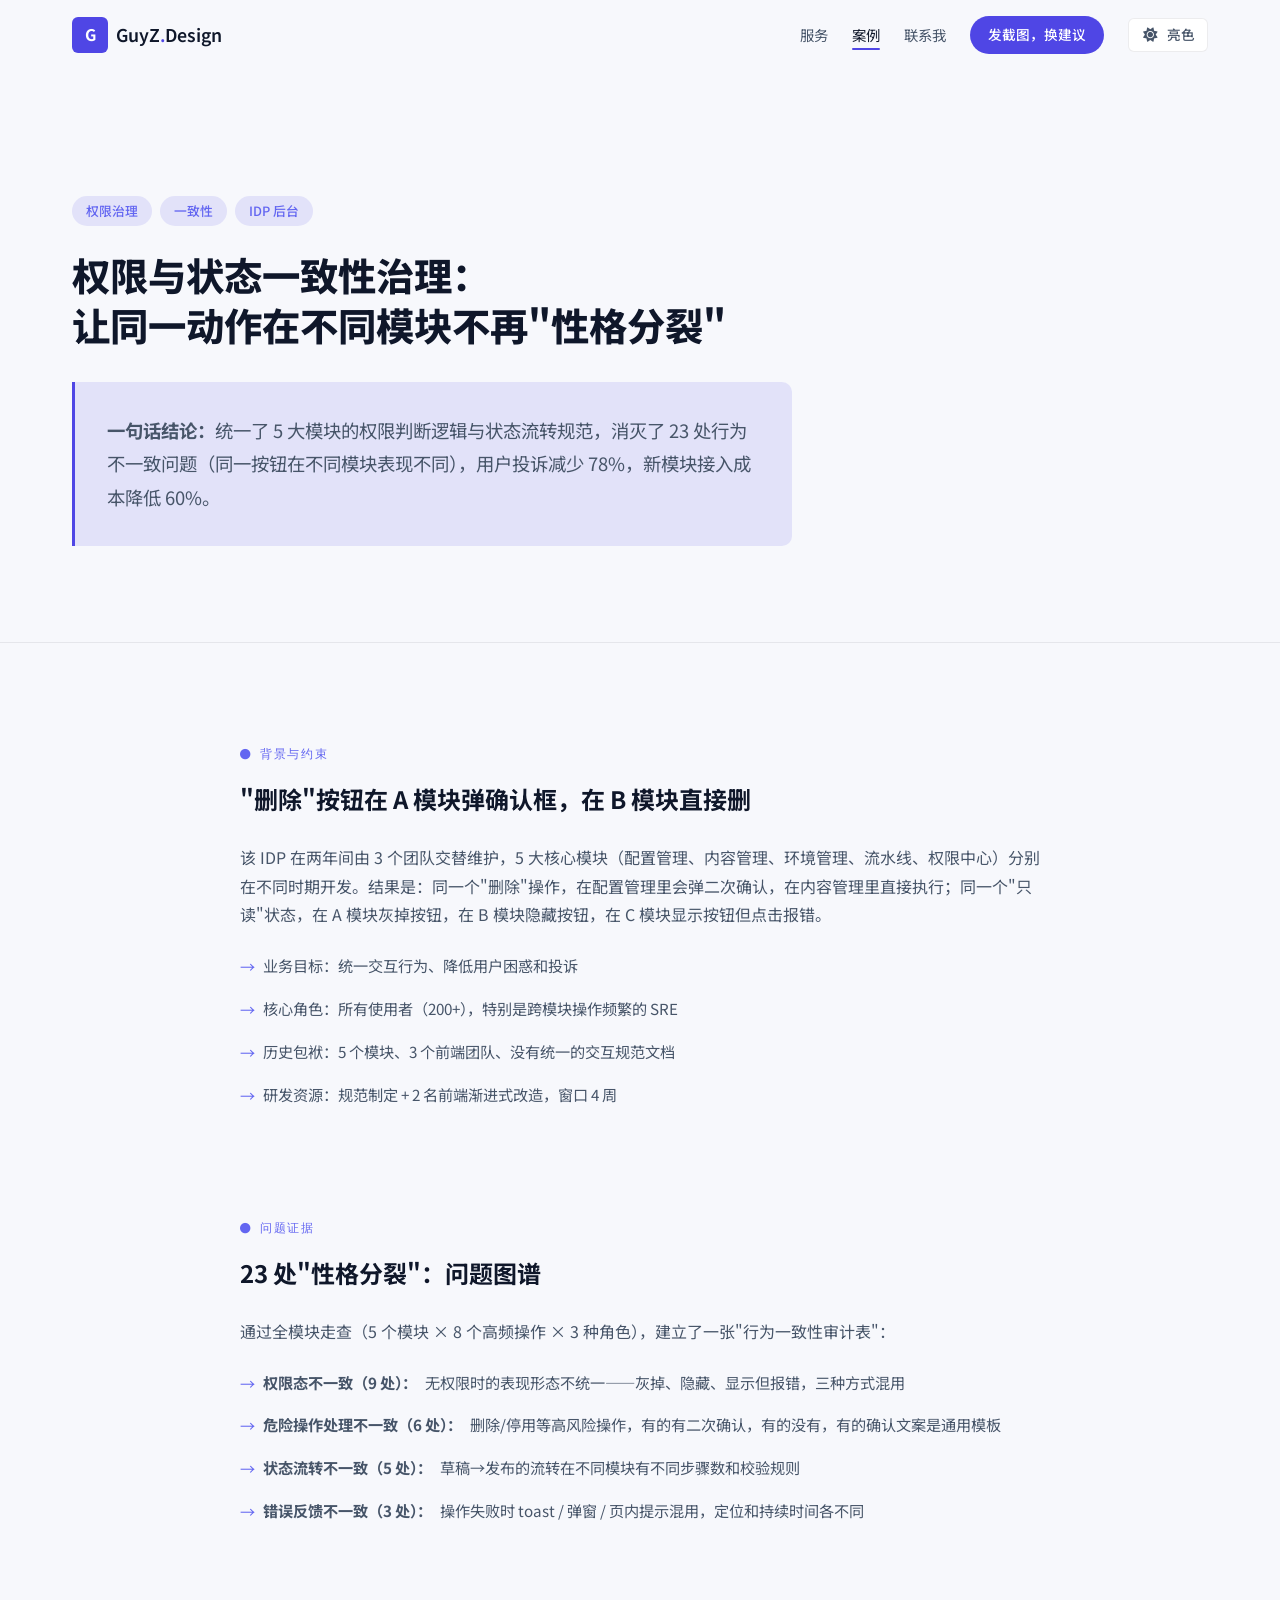
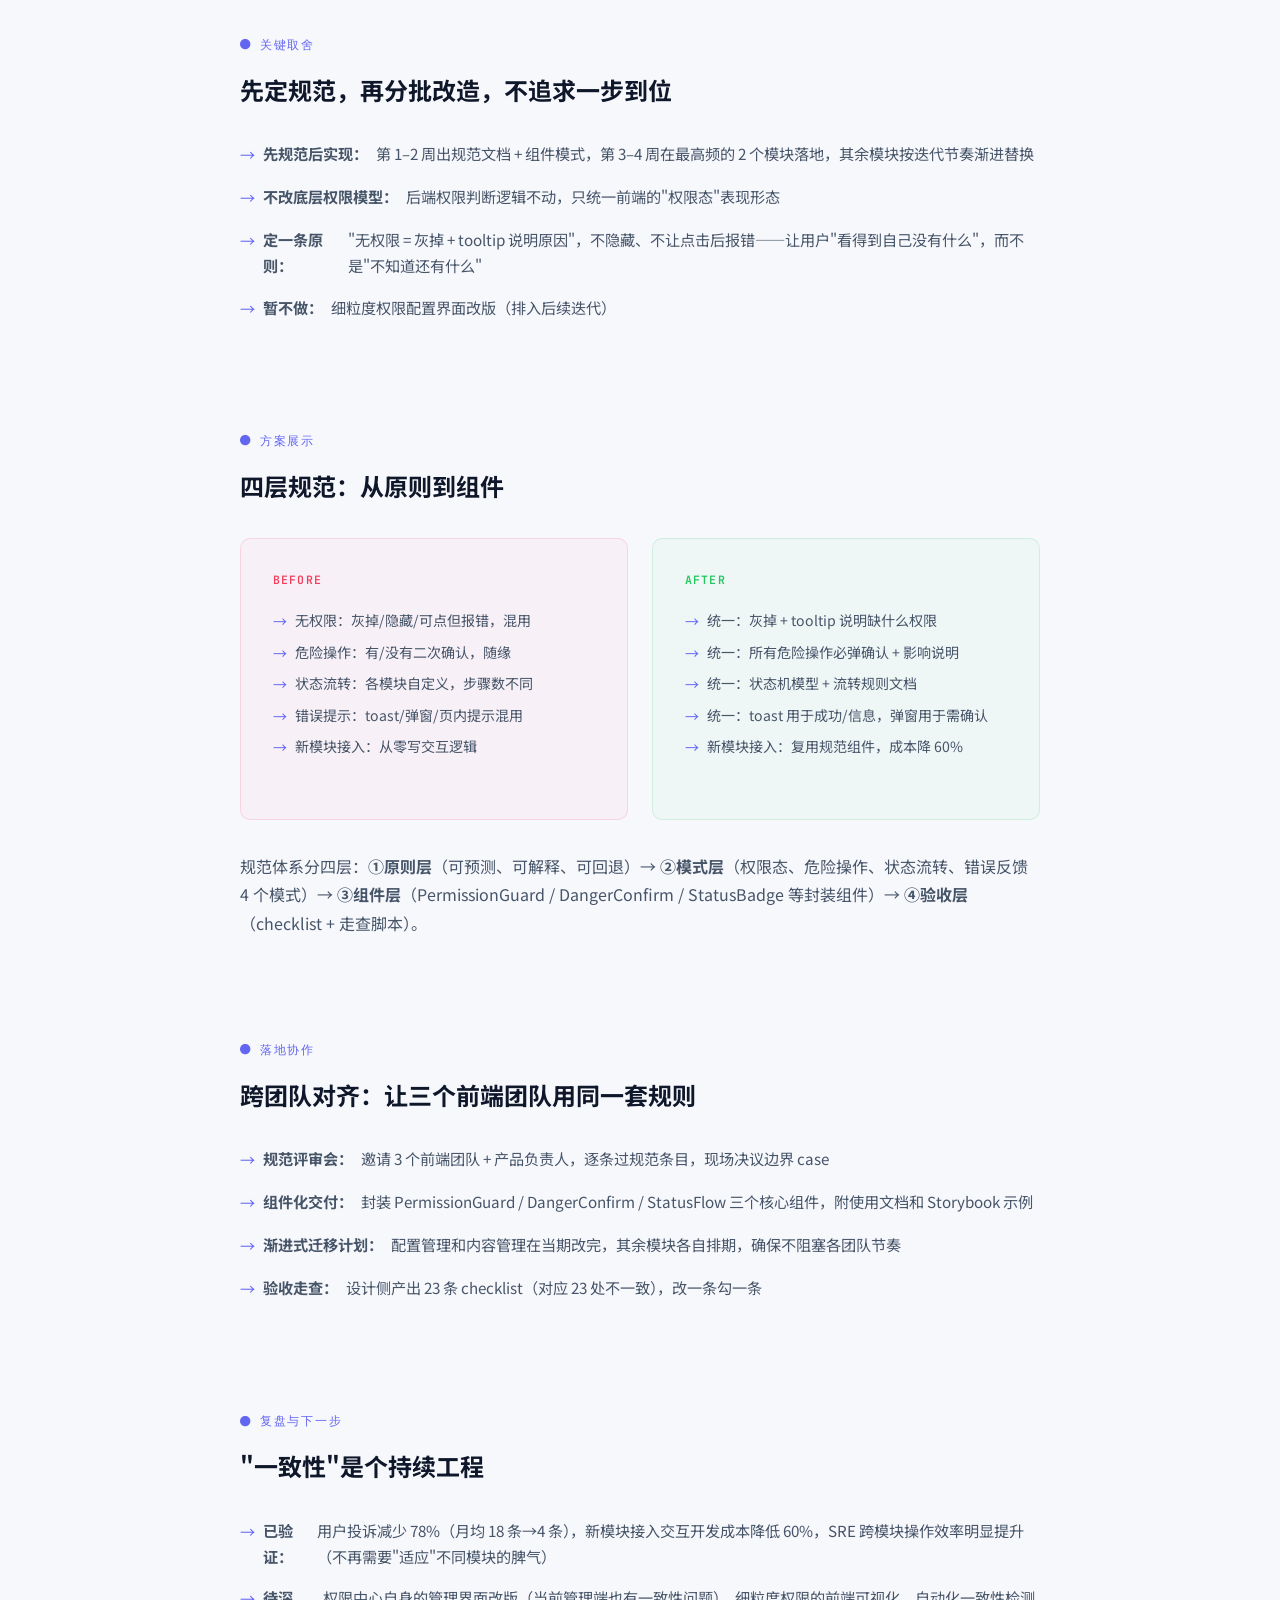
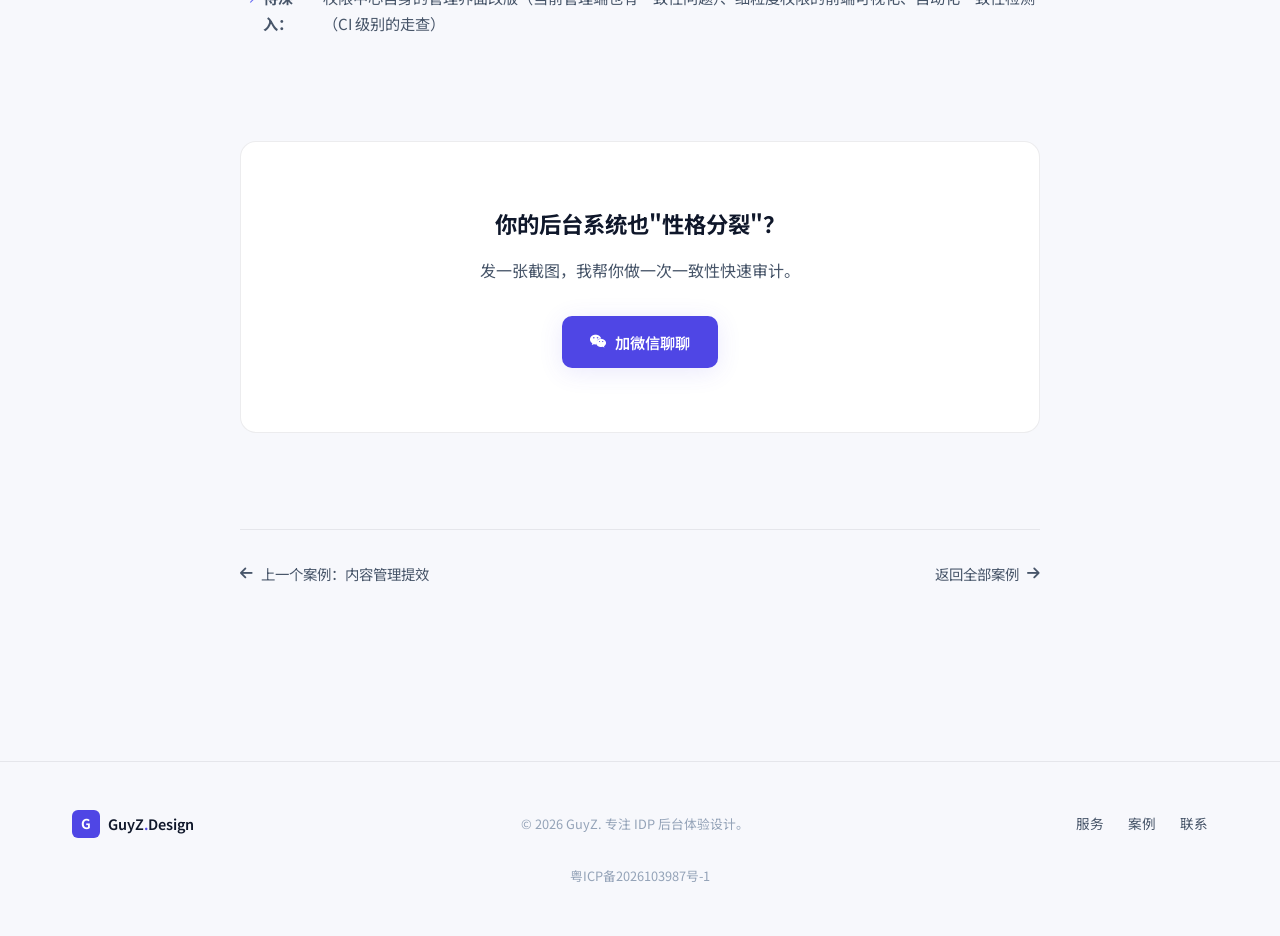
<file: case-3.html>
<!DOCTYPE html>
<html lang="zh-CN">
<head>
    <meta charset="UTF-8">
    <meta name="viewport" content="width=device-width, initial-scale=1.0">
    <title>案例：权限与状态一致性治理 — GuyZ.Design</title>
    <meta name="description" content="统一了 5 大模块的权限判断逻辑与状态流转，消灭了 23 处行为不一致问题。">
    <link rel="preconnect" href="https://fonts.googleapis.com">
    <link rel="preconnect" href="https://fonts.gstatic.com" crossorigin>
    <link href="https://fonts.googleapis.com/css2?family=Noto+Sans+SC:wght@300;400;500;600;700;900&family=JetBrains+Mono:wght@400;500&display=swap" rel="stylesheet">
    <link rel="stylesheet" href="https://cdn.jsdelivr.net/npm/@fortawesome/fontawesome-free@6.4.0/css/all.min.css">
    <link rel="stylesheet" href="css/style.css">
</head>
<body data-current="#cases">
    <input type="checkbox" id="themeToggle" class="theme-toggle-input" aria-label="切换主题">
    <!-- 导航 -->
    <nav class="nav" id="nav">
        <div class="nav-inner container">
            <a href="index.html" class="nav-logo">
                <span class="logo-mark">G</span>
                <span class="logo-text">GuyZ<span class="logo-dot">.</span>Design</span>
            </a>
            <div class="nav-right">
                <div class="nav-links" id="navLinks">
                    <a href="index.html#services" class="nav-link">服务</a>
                    <a href="index.html#cases" class="nav-link">案例</a>
                    <a href="contact.html" class="nav-link">联系我</a>
                    <a href="contact.html" class="nav-cta-btn">发截图，换建议</a>
                </div>
                <div class="nav-actions">
                    <label for="themeToggle" class="theme-toggle-btn" title="切换主题">
                        <span class="theme-toggle-icon theme-toggle-dark"><i class="fa-solid fa-moon"></i></span>
                        <span class="theme-toggle-icon theme-toggle-light"><i class="fa-solid fa-sun"></i></span>
                        <span class="theme-toggle-label theme-toggle-dark-label">暗黑</span>
                        <span class="theme-toggle-label theme-toggle-light-label">亮色</span>
                    </label>
                </div>
            </div>

            <button class="nav-toggle" id="navToggle" aria-label="菜单">
                <span></span><span></span><span></span>
            </button>
        </div>
    </nav>

    <main class="case-detail">
        <!-- Hero -->
        <section class="case-detail-hero">
            <div class="container">
                <div class="case-tags">
                    <span class="case-tag">权限治理</span>
                    <span class="case-tag">一致性</span>
                    <span class="case-tag">IDP 后台</span>
                </div>
                <h1 class="case-detail-title">
                    权限与状态一致性治理：<br>让同一动作在不同模块不再"性格分裂"
                </h1>
                <div class="case-detail-summary">
                    <strong>一句话结论：</strong>统一了 5 大模块的权限判断逻辑与状态流转规范，消灭了 23 处行为不一致问题（同一按钮在不同模块表现不同），用户投诉减少 78%，新模块接入成本降低 60%。
                </div>
            </div>
        </section>

        <!-- 内容 -->
        <div class="case-content container">
            <!-- 背景与约束 -->
            <section class="case-section">
                <span class="case-section-label">
                    <i class="fa-solid fa-circle"></i> 背景与约束
                </span>
                <h2>"删除"按钮在 A 模块弹确认框，在 B 模块直接删</h2>
                <p>
                    该 IDP 在两年间由 3 个团队交替维护，5 大核心模块（配置管理、内容管理、环境管理、流水线、权限中心）分别在不同时期开发。结果是：同一个"删除"操作，在配置管理里会弹二次确认，在内容管理里直接执行；同一个"只读"状态，在 A 模块灰掉按钮，在 B 模块隐藏按钮，在 C 模块显示按钮但点击报错。
                </p>
                <ul>
                    <li>业务目标：统一交互行为、降低用户困惑和投诉</li>
                    <li>核心角色：所有使用者（200+），特别是跨模块操作频繁的 SRE</li>
                    <li>历史包袱：5 个模块、3 个前端团队、没有统一的交互规范文档</li>
                    <li>研发资源：规范制定 + 2 名前端渐进式改造，窗口 4 周</li>
                </ul>
            </section>

            <!-- 问题证据 -->
            <section class="case-section">
                <span class="case-section-label">
                    <i class="fa-solid fa-circle"></i> 问题证据
                </span>
                <h2>23 处"性格分裂"：问题图谱</h2>
                <p>
                    通过全模块走查（5 个模块 × 8 个高频操作 × 3 种角色），建立了一张"行为一致性审计表"：
                </p>
                <ul>
                    <li><strong>权限态不一致（9 处）：</strong>无权限时的表现形态不统一——灰掉、隐藏、显示但报错，三种方式混用</li>
                    <li><strong>危险操作处理不一致（6 处）：</strong>删除/停用等高风险操作，有的有二次确认，有的没有，有的确认文案是通用模板</li>
                    <li><strong>状态流转不一致（5 处）：</strong>草稿→发布的流转在不同模块有不同步骤数和校验规则</li>
                    <li><strong>错误反馈不一致（3 处）：</strong>操作失败时 toast / 弹窗 / 页内提示混用，定位和持续时间各不同</li>
                </ul>
            </section>

            <!-- 关键取舍 -->
            <section class="case-section">
                <span class="case-section-label">
                    <i class="fa-solid fa-circle"></i> 关键取舍
                </span>
                <h2>先定规范，再分批改造，不追求一步到位</h2>
                <ul>
                    <li><strong>先规范后实现：</strong>第 1–2 周出规范文档 + 组件模式，第 3–4 周在最高频的 2 个模块落地，其余模块按迭代节奏渐进替换</li>
                    <li><strong>不改底层权限模型：</strong>后端权限判断逻辑不动，只统一前端的"权限态"表现形态</li>
                    <li><strong>定一条原则：</strong>"无权限 = 灰掉 + tooltip 说明原因"，不隐藏、不让点击后报错——让用户"看得到自己没有什么"，而不是"不知道还有什么"</li>
                    <li><strong>暂不做：</strong>细粒度权限配置界面改版（排入后续迭代）</li>
                </ul>
            </section>

            <!-- 方案展示 -->
            <section class="case-section">
                <span class="case-section-label">
                    <i class="fa-solid fa-circle"></i> 方案展示
                </span>
                <h2>四层规范：从原则到组件</h2>

                <div class="compare-grid">
                    <div class="compare-card before">
                        <div class="compare-label">Before</div>
                        <ul>
                            <li>无权限：灰掉/隐藏/可点但报错，混用</li>
                            <li>危险操作：有/没有二次确认，随缘</li>
                            <li>状态流转：各模块自定义，步骤数不同</li>
                            <li>错误提示：toast/弹窗/页内提示混用</li>
                            <li>新模块接入：从零写交互逻辑</li>
                        </ul>
                    </div>
                    <div class="compare-card after">
                        <div class="compare-label">After</div>
                        <ul>
                            <li>统一：灰掉 + tooltip 说明缺什么权限</li>
                            <li>统一：所有危险操作必弹确认 + 影响说明</li>
                            <li>统一：状态机模型 + 流转规则文档</li>
                            <li>统一：toast 用于成功/信息，弹窗用于需确认</li>
                            <li>新模块接入：复用规范组件，成本降 60%</li>
                        </ul>
                    </div>
                </div>

                <p>
                    规范体系分四层：<strong>①原则层</strong>（可预测、可解释、可回退）→ <strong>②模式层</strong>（权限态、危险操作、状态流转、错误反馈 4 个模式）→ <strong>③组件层</strong>（PermissionGuard / DangerConfirm / StatusBadge 等封装组件）→ <strong>④验收层</strong>（checklist + 走查脚本）。
                </p>
            </section>

            <!-- 落地协作 -->
            <section class="case-section">
                <span class="case-section-label">
                    <i class="fa-solid fa-circle"></i> 落地协作
                </span>
                <h2>跨团队对齐：让三个前端团队用同一套规则</h2>
                <ul>
                    <li><strong>规范评审会：</strong>邀请 3 个前端团队 + 产品负责人，逐条过规范条目，现场决议边界 case</li>
                    <li><strong>组件化交付：</strong>封装 PermissionGuard / DangerConfirm / StatusFlow 三个核心组件，附使用文档和 Storybook 示例</li>
                    <li><strong>渐进式迁移计划：</strong>配置管理和内容管理在当期改完，其余模块各自排期，确保不阻塞各团队节奏</li>
                    <li><strong>验收走查：</strong>设计侧产出 23 条 checklist（对应 23 处不一致），改一条勾一条</li>
                </ul>
            </section>

            <!-- 复盘与下一步 -->
            <section class="case-section">
                <span class="case-section-label">
                    <i class="fa-solid fa-circle"></i> 复盘与下一步
                </span>
                <h2>"一致性"是个持续工程</h2>
                <ul>
                    <li><strong>已验证：</strong>用户投诉减少 78%（月均 18 条→4 条），新模块接入交互开发成本降低 60%，SRE 跨模块操作效率明显提升（不再需要"适应"不同模块的脾气）</li>
                    <li><strong>待深入：</strong>权限中心自身的管理界面改版（当前管理端也有一致性问题）、细粒度权限的前端可视化、自动化一致性检测（CI 级别的走查）</li>
                </ul>
            </section>

            <!-- CTA -->
            <div class="case-cta-section">
                <h3>你的后台系统也"性格分裂"？</h3>
                <p>发一张截图，我帮你做一次一致性快速审计。</p>
                <a href="contact.html" class="btn btn-primary">
                    <i class="fa-brands fa-weixin"></i>
                    加微信聊聊
                </a>
            </div>

            <!-- 案例导航 -->
            <div class="case-nav">
                <a href="case-2.html">
                    <i class="fa-solid fa-arrow-left"></i>
                    上一个案例：内容管理提效
                </a>
                <a href="index.html#cases">
                    返回全部案例
                    <i class="fa-solid fa-arrow-right"></i>
                </a>
            </div>
        </div>
    </main>

    <!-- Footer -->
    <footer class="footer">
        <div class="container footer-inner">
            <div class="footer-brand">
                <span class="logo-mark">G</span>
                <span class="logo-text">GuyZ<span class="logo-dot">.</span>Design</span>
            </div>
            <p class="footer-copy">© 2026 GuyZ. 专注 IDP 后台体验设计。</p>
            <div class="footer-links">
                <a href="index.html#services">服务</a>
                <a href="index.html#cases">案例</a>
                <a href="contact.html">联系</a>
            </div>
        </div>
        <p class="footer-icp"><a href="https://beian.miit.gov.cn/" target="_blank" rel="noopener noreferrer">粤ICP备2026103987号-1</a></p>
    </footer>

    <script src="js/main.js"></script>
</body>
</html>
</file>
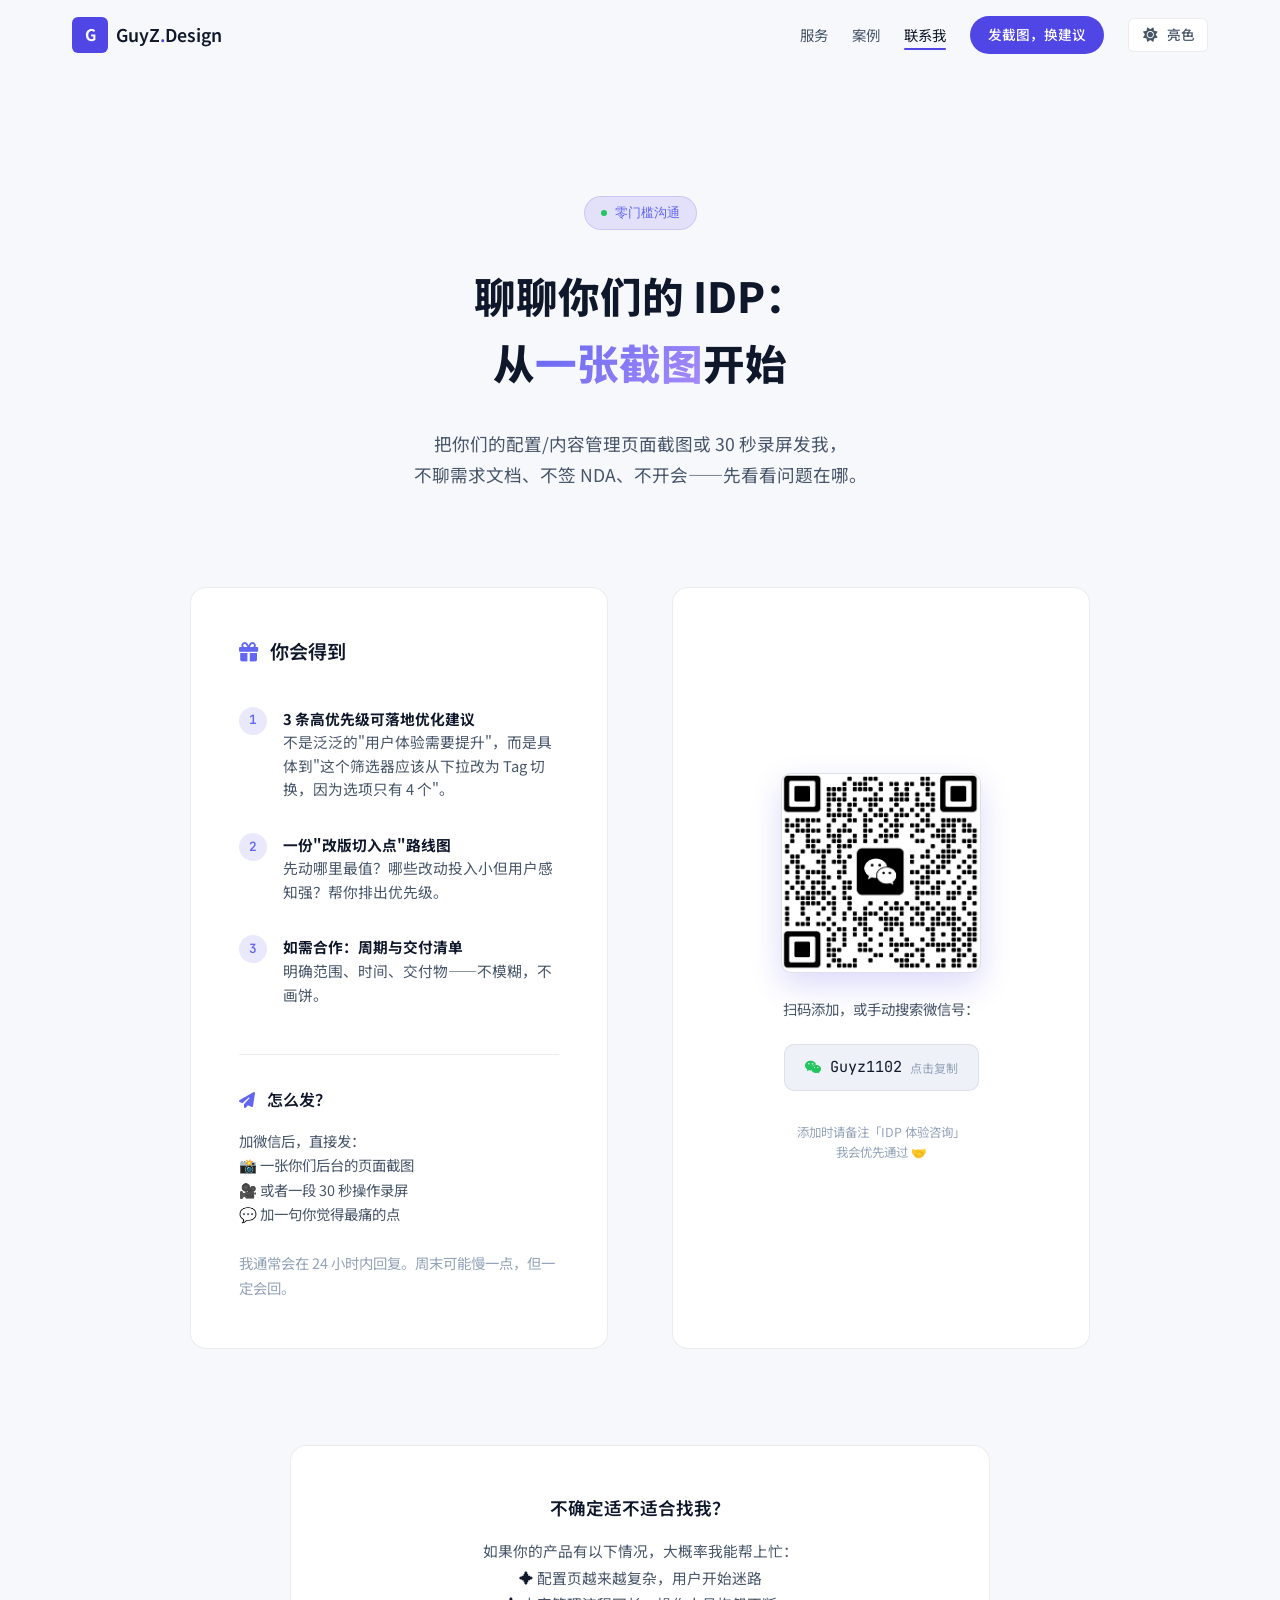
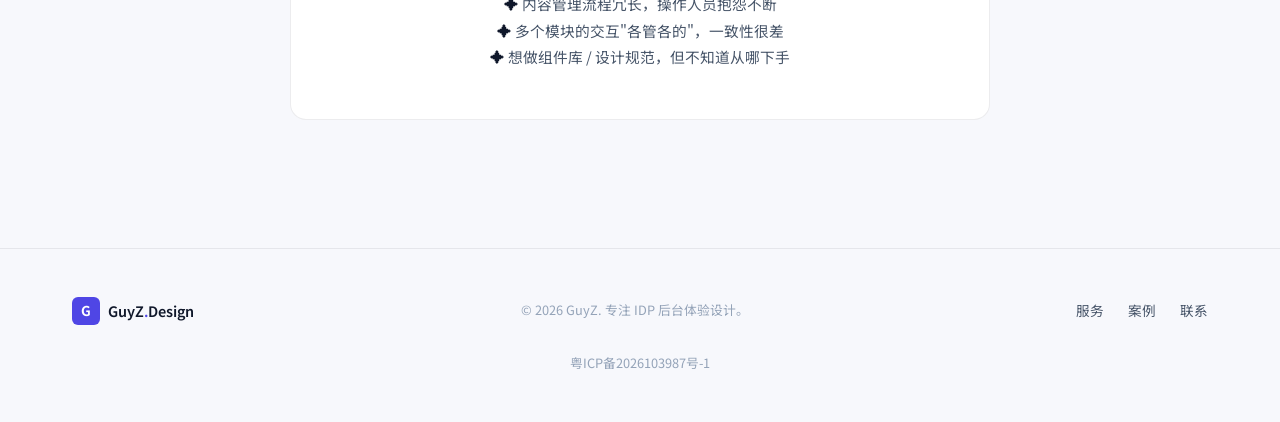
<file: contact.html>
<!DOCTYPE html>
<html lang="zh-CN">
<head>
    <meta charset="UTF-8">
    <meta name="viewport" content="width=device-width, initial-scale=1.0">
    <title>联系我 — GuyZ.Design | 从一张截图开始聊 IDP</title>
    <meta name="description" content="把你的配置/内容管理页面截图或 30 秒录屏发我，我会回复 3 条高优先级可落地优化建议。">
    <link rel="preconnect" href="https://fonts.googleapis.com">
    <link rel="preconnect" href="https://fonts.gstatic.com" crossorigin>
    <link href="https://fonts.googleapis.com/css2?family=Noto+Sans+SC:wght@300;400;500;600;700;900&family=JetBrains+Mono:wght@400;500&display=swap" rel="stylesheet">
    <link rel="stylesheet" href="https://cdn.jsdelivr.net/npm/@fortawesome/fontawesome-free@6.4.0/css/all.min.css">
    <link rel="stylesheet" href="css/style.css">
</head>
<body data-current="contact.html">
    <input type="checkbox" id="themeToggle" class="theme-toggle-input" aria-label="切换主题">
    <!-- 导航 -->
    <nav class="nav" id="nav">
        <div class="nav-inner container">
            <a href="index.html" class="nav-logo">
                <span class="logo-mark">G</span>
                <span class="logo-text">GuyZ<span class="logo-dot">.</span>Design</span>
            </a>
            <div class="nav-right">
                <div class="nav-links" id="navLinks">
                    <a href="index.html#services" class="nav-link">服务</a>
                    <a href="index.html#cases" class="nav-link">案例</a>
                    <a href="contact.html" class="nav-link">联系我</a>
                    <a href="contact.html" class="nav-cta-btn">发截图，换建议</a>
                </div>
                <div class="nav-actions">
                    <label for="themeToggle" class="theme-toggle-btn" title="切换主题">
                        <span class="theme-toggle-icon theme-toggle-dark"><i class="fa-solid fa-moon"></i></span>
                        <span class="theme-toggle-icon theme-toggle-light"><i class="fa-solid fa-sun"></i></span>
                        <span class="theme-toggle-label theme-toggle-dark-label">暗黑</span>
                        <span class="theme-toggle-label theme-toggle-light-label">亮色</span>
                    </label>
                </div>
            </div>

            <button class="nav-toggle" id="navToggle" aria-label="菜单">
                <span></span><span></span><span></span>
            </button>
        </div>
    </nav>

    <main class="contact-page">
        <!-- Hero -->
        <section class="contact-hero">
            <div class="container">
                <div class="hero-badge animate-in">
                    <span class="badge-dot"></span>
                    零门槛沟通
                </div>
                <h1 class="contact-title animate-in delay-1">
                    聊聊你们的 IDP：<br>从<span class="text-accent">一张截图</span>开始
                </h1>
                <p class="contact-desc animate-in delay-2">
                    把你们的配置/内容管理页面截图或 30 秒录屏发我，<br>
                    不聊需求文档、不签 NDA、不开会——先看看问题在哪。
                </p>
            </div>
        </section>

        <!-- 内容 -->
        <section class="contact-content">
            <div class="container">
                <div class="contact-grid">
                    <!-- 左：你会得到什么 -->
                    <div class="contact-card">
                        <h3>
                            <i class="fa-solid fa-gift" style="color: var(--color-accent-light); margin-right: 8px;"></i>
                            你会得到
                        </h3>
                        <div class="contact-steps">
                            <div class="contact-step">
                                <p>
                                    <strong>3 条高优先级可落地优化建议</strong><br>
                                    不是泛泛的"用户体验需要提升"，而是具体到"这个筛选器应该从下拉改为 Tag 切换，因为选项只有 4 个"。
                                </p>
                            </div>
                            <div class="contact-step">
                                <p>
                                    <strong>一份"改版切入点"路线图</strong><br>
                                    先动哪里最值？哪些改动投入小但用户感知强？帮你排出优先级。
                                </p>
                            </div>
                            <div class="contact-step">
                                <p>
                                    <strong>如需合作：周期与交付清单</strong><br>
                                    明确范围、时间、交付物——不模糊，不画饼。
                                </p>
                            </div>
                        </div>

                        <div style="margin-top: var(--space-xl); padding-top: var(--space-xl); border-top: 1px solid var(--color-border);">
                            <h3 style="font-size: 1rem; margin-bottom: var(--space-md);">
                                <i class="fa-solid fa-paper-plane" style="color: var(--color-accent-light); margin-right: 8px;"></i>
                                怎么发？
                            </h3>
                            <p style="font-size: 0.9rem; color: var(--color-text-secondary); line-height: 1.7;">
                                加微信后，直接发：<br>
                                📸 一张你们后台的页面截图<br>
                                🎥 或者一段 30 秒操作录屏<br>
                                💬 加一句你觉得最痛的点<br>
                                <br>
                                <span style="color: var(--color-text-tertiary);">我通常会在 24 小时内回复。周末可能慢一点，但一定会回。</span>
                            </p>
                        </div>
                    </div>

                    <!-- 右：微信信息 -->
                    <div class="contact-card" style="display: flex; flex-direction: column; align-items: center; justify-content: center;">
                        <div class="wechat-info">
                            <img class="wechat-qr-image" src="images/wechat-qr.jpg" alt="微信二维码" onerror="this.style.display='none'" />

                            <p style="font-size: 0.9rem; color: var(--color-text-secondary); margin-bottom: var(--space-lg);">
                                扫码添加，或手动搜索微信号：
                            </p>

                            <div class="wechat-id" data-wechat="Guyz1102" title="点击复制微信号">
                                <i class="fa-brands fa-weixin" style="color: var(--color-green);"></i>
                                <span>Guyz1102</span>
                                <span class="copy-hint">点击复制</span>
                            </div>

                            <p style="font-size: 0.78rem; color: var(--color-text-tertiary); margin-top: var(--space-xl); line-height: 1.6;">
                                添加时请备注「IDP 体验咨询」<br>
                                我会优先通过 🤝
                            </p>
                        </div>
                    </div>
                </div>

                <!-- 底部补充信息 -->
                <div style="text-align: center; margin-top: var(--space-4xl); padding: var(--space-2xl); background: var(--color-bg-card); border: 1px solid var(--color-border); border-radius: var(--radius-lg); max-width: 700px; margin-left: auto; margin-right: auto;">
                    <h3 style="font-size: 1.1rem; font-weight: 600; margin-bottom: var(--space-md);">
                        不确定适不适合找我？
                    </h3>
                    <p style="font-size: 0.92rem; color: var(--color-text-secondary); line-height: 1.8;">
                        如果你的产品有以下情况，大概率我能帮上忙：<br>
                        <span style="color: var(--color-text-primary);">✦</span> 配置页越来越复杂，用户开始迷路<br>
                        <span style="color: var(--color-text-primary);">✦</span> 内容管理流程冗长，操作人员抱怨不断<br>
                        <span style="color: var(--color-text-primary);">✦</span> 多个模块的交互"各管各的"，一致性很差<br>
                        <span style="color: var(--color-text-primary);">✦</span> 想做组件库 / 设计规范，但不知道从哪下手
                    </p>
                </div>
            </div>
        </section>
    </main>

    <!-- Footer -->
    <footer class="footer">
        <div class="container footer-inner">
            <div class="footer-brand">
                <span class="logo-mark">G</span>
                <span class="logo-text">GuyZ<span class="logo-dot">.</span>Design</span>
            </div>
            <p class="footer-copy">© 2026 GuyZ. 专注 IDP 后台体验设计。</p>
            <div class="footer-links">
                <a href="index.html#services">服务</a>
                <a href="index.html#cases">案例</a>
                <a href="contact.html">联系</a>
            </div>
        </div>
        <p class="footer-icp"><a href="https://beian.miit.gov.cn/" target="_blank" rel="noopener noreferrer">粤ICP备2026103987号-1</a></p>
    </footer>

    <script src="js/main.js"></script>
</body>
</html>
</file>
<file: css/style.css>
/* =========================================
   GuyZ.Design — IDP 后台体验设计师作品集
   Design System & Global Styles
   ========================================= */

/* --- CSS Variables --- */
:root {
    /* 主色：深沉专业 + 亮点色 */
    --color-bg: #0a0a0f;
    --color-bg-elevated: #12121a;
    --color-bg-card: #16161f;
    --color-bg-card-hover: #1c1c28;
    --color-surface: #1e1e2a;
    --color-border: rgba(255, 255, 255, 0.06);
    --color-border-hover: var(--color-accent);
    --color-hover-border: var(--color-accent);
    --color-hover-shadow: rgba(0, 0, 0, 0.4);

    /* 文字 */
    --color-text-primary: #f0f0f5;
    --color-text-secondary: #8a8a9a;
    --color-text-tertiary: #5a5a6e;

    /* 导航与背景细节 */
    --color-nav-bg: rgba(10, 10, 15, 0.85);
    --color-nav-overlay-bg: rgba(10, 10, 15, 0.98);
    --color-grid-line: rgba(255, 255, 255, 0.02);

    /* 强调色：偏蓝紫，科技感 */
    --color-accent: #6366f1;
    --color-accent-light: #818cf8;
    --color-accent-glow: rgba(99, 102, 241, 0.15);
    --color-accent-glow-strong: rgba(99, 102, 241, 0.3);

    /* 辅助色 */
    --color-green: #22c55e;
    --color-amber: #f59e0b;
    --color-rose: #f43f5e;

    /* 间距 */
    --space-xs: 0.25rem;
    --space-sm: 0.5rem;
    --space-md: 1rem;
    --space-lg: 1.5rem;
    --space-xl: 2rem;
    --space-2xl: 3rem;
    --space-3xl: 4rem;
    --space-4xl: 6rem;
    --space-5xl: 8rem;

    /* 圆角 */
    --radius-sm: 6px;
    --radius-md: 10px;
    --radius-lg: 16px;
    --radius-xl: 24px;

    /* 字体 */
    --font-sans: 'Noto Sans SC', -apple-system, BlinkMacSystemFont, 'Segoe UI', sans-serif;
    --font-mono: 'JetBrains Mono', 'Fira Code', monospace;

    /* 过渡 */
    --ease-out: cubic-bezier(0.16, 1, 0.3, 1);
    --ease-spring: cubic-bezier(0.34, 1.56, 0.64, 1);
    --duration-fast: 0.2s;
    --duration-normal: 0.35s;
    --duration-slow: 0.6s;
}

:root:has(#themeToggle:checked) {
    --color-bg: #f7f8fc;
    --color-bg-elevated: #ffffff;
    --color-bg-card: #ffffff;
    --color-bg-card-hover: #f1f4fb;
    --color-surface: #eef2f8;
    --color-border: rgba(15, 23, 42, 0.08);
    --color-border-hover: rgba(15, 23, 42, 0.16);
    --color-hover-border: rgba(15, 23, 42, 0.16);
    --color-hover-shadow: var(--color-accent-glow-strong);

    --color-text-primary: #0f172a;
    --color-text-secondary: #475569;
    --color-text-tertiary: #94a3b8;

    --color-nav-bg: rgba(247, 248, 252, 0.9);
    --color-nav-overlay-bg: rgba(247, 248, 252, 0.98);
    --color-grid-line: rgba(15, 23, 42, 0.04);

    --color-accent: #4f46e5;
    --color-accent-light: #6366f1;
    --color-accent-glow: rgba(79, 70, 229, 0.12);
    --color-accent-glow-strong: rgba(79, 70, 229, 0.2);
}



/* --- Reset & Base --- */
*,
*::before,
*::after {
    margin: 0;
    padding: 0;
    box-sizing: border-box;
}

html {
    scroll-behavior: smooth;
    -webkit-font-smoothing: antialiased;
    -moz-osx-font-smoothing: grayscale;
}

body {
    font-family: var(--font-sans);
    background: var(--color-bg);
    color: var(--color-text-primary);
    line-height: 1.6;
    overflow-x: hidden;
}

a {
    color: inherit;
    text-decoration: none;
}

ul, ol {
    list-style: none;
}

img {
    max-width: 100%;
    display: block;
}

/* --- Container --- */
.container {
    width: 100%;
    max-width: 1200px;
    margin: 0 auto;
    padding: 0 var(--space-xl);
}

/* --- Typography --- */
.section-header {
    text-align: center;
    margin-bottom: var(--space-4xl);
}

.section-label {
    display: inline-block;
    font-family: var(--font-mono);
    font-size: 0.8rem;
    font-weight: 500;
    color: var(--color-accent-light);
    text-transform: uppercase;
    letter-spacing: 0.15em;
    margin-bottom: var(--space-md);
    padding: var(--space-xs) var(--space-md);
    background: var(--color-accent-glow);
    border-radius: 100px;
    border: 1px solid rgba(99, 102, 241, 0.2);
}

.section-title {
    font-size: clamp(1.8rem, 4vw, 2.8rem);
    font-weight: 700;
    line-height: 1.3;
    margin-bottom: var(--space-md);
    letter-spacing: -0.02em;
}

.section-desc {
    font-size: 1.05rem;
    color: var(--color-text-secondary);
    max-width: 560px;
    margin: 0 auto;
    line-height: 1.7;
}

/* =========================================
   Navigation
   ========================================= */
.nav {
    position: fixed;
    top: 0;
    left: 0;
    right: 0;
    z-index: 1000;
    padding: var(--space-md) 0;
    transition: all var(--duration-normal) var(--ease-out);
    background: transparent;
}

.nav.scrolled {
    background: var(--color-nav-bg);
    backdrop-filter: blur(20px);
    -webkit-backdrop-filter: blur(20px);
    border-bottom: 1px solid var(--color-border);
    padding: var(--space-sm) 0;
}



.nav-inner {
    display: flex;
    align-items: center;
    justify-content: space-between;
    gap: var(--space-xl);
}

.nav-right {
    display: flex;
    align-items: center;
    gap: var(--space-lg);
    margin-left: auto;
}

.nav-logo {
    display: flex;
    align-items: center;
    gap: var(--space-sm);
    font-weight: 600;
    font-size: 1.1rem;
    z-index: 1001;
}

.logo-mark {
    display: inline-flex;
    align-items: center;
    justify-content: center;
    width: 36px;
    height: 36px;
    background: var(--color-accent);
    color: white;
    font-weight: 700;
    font-size: 1rem;
    border-radius: var(--radius-sm);
}

.logo-dot {
    color: var(--color-accent);
}

.nav-links {
    display: flex;
    align-items: center;
    gap: var(--space-lg);
}

.nav-actions {
    display: inline-flex;
    align-items: center;
    gap: var(--space-md);
}

.theme-toggle-input {
    position: absolute;
    opacity: 0;
    pointer-events: none;
}

.theme-toggle-btn {
    display: inline-flex;
    align-items: center;
    gap: 8px;
    height: 34px;
    padding: 0 12px;
    border-radius: 6px;
    border: 1px solid var(--color-border);
    background: var(--color-bg-card);
    color: var(--color-text-secondary);
    font-size: 0.85rem;
    font-weight: 500;
    cursor: pointer;
    transition: all var(--duration-fast) var(--ease-out);
}

.theme-toggle-btn:hover {
    border-color: var(--color-accent);
    color: var(--color-accent-light);
    box-shadow: 0 6px 18px var(--color-accent-glow);
}

.theme-toggle-btn:focus-visible {
    outline: 2px solid var(--color-accent-light);
    outline-offset: 2px;
}

.theme-toggle-icon {
    width: 18px;
    height: 18px;
    display: inline-flex;
    align-items: center;
    justify-content: center;
    font-size: 0.9rem;
}

.theme-toggle-light,
.theme-toggle-light-label {
    display: none;
}

:root:has(#themeToggle:checked) .theme-toggle-dark,
:root:has(#themeToggle:checked) .theme-toggle-dark-label,
:root[data-theme="light"] .theme-toggle-dark,
:root[data-theme="light"] .theme-toggle-dark-label {
    display: none;
}

:root:has(#themeToggle:checked) .theme-toggle-light,
:root:has(#themeToggle:checked) .theme-toggle-light-label,
:root[data-theme="light"] .theme-toggle-light,
:root[data-theme="light"] .theme-toggle-light-label {
    display: inline-flex;
}

.nav-link {
    font-size: 0.9rem;
    color: var(--color-text-secondary);
    transition: color var(--duration-fast);
    position: relative;
}

.nav-link:hover,
.nav-link.active {
    color: var(--color-text-primary);
}

.nav-link::after {
    content: '';
    position: absolute;
    bottom: -4px;
    left: 0;
    width: 0;
    height: 2px;
    background: var(--color-accent);
    border-radius: 2px;
    transition: width var(--duration-normal) var(--ease-out);
}

.nav-link:hover::after,
.nav-link.active::after {
    width: 100%;
}

.nav-cta-btn {
    display: inline-flex;
    align-items: center;
    gap: var(--space-sm);
    padding: 8px 18px;
    font-size: 0.85rem;
    font-weight: 500;
    color: white;
    background: var(--color-accent);
    border-radius: 100px;
    transition: all var(--duration-fast);
}

.nav-cta-btn:hover {
    background: var(--color-accent-light);
    transform: translateY(-1px);
    box-shadow: 0 4px 20px var(--color-accent-glow-strong);
}

.nav-toggle {
    display: none;
    flex-direction: column;
    gap: 5px;
    background: none;
    border: none;
    cursor: pointer;
    z-index: 1001;
    padding: 4px;
}

.nav-toggle span {
    display: block;
    width: 22px;
    height: 2px;
    background: var(--color-text-primary);
    border-radius: 2px;
    transition: all var(--duration-normal) var(--ease-out);
}

/* =========================================
   Hero
   ========================================= */
.hero {
    position: relative;
    min-height: 100vh;
    display: flex;
    flex-direction: column;
    justify-content: center;
    padding: calc(80px + var(--space-3xl)) 0 var(--space-3xl);
    overflow: hidden;
}

.hero-bg-grid {
    position: absolute;
    inset: 0;
    background-image:
        linear-gradient(var(--color-grid-line) 1px, transparent 1px),
        linear-gradient(90deg, var(--color-grid-line) 1px, transparent 1px);
    background-size: 60px 60px;
    mask-image: radial-gradient(ellipse 70% 60% at 50% 40%, black 20%, transparent 70%);
    -webkit-mask-image: radial-gradient(ellipse 70% 60% at 50% 40%, black 20%, transparent 70%);
}

.hero-inner {
    display: grid;
    grid-template-columns: 1fr 1fr;
    gap: var(--space-4xl);
    align-items: center;
    position: relative;
    z-index: 1;
}

.hero-badge {
    display: inline-flex;
    align-items: center;
    gap: var(--space-sm);
    font-family: var(--font-mono);
    font-size: 0.8rem;
    color: var(--color-accent-light);
    margin-bottom: var(--space-xl);
    padding: 6px 16px;
    background: var(--color-accent-glow);
    border: 1px solid rgba(99, 102, 241, 0.2);
    border-radius: 100px;
}

.badge-dot {
    width: 6px;
    height: 6px;
    background: var(--color-green);
    border-radius: 50%;
    animation: pulse-dot 2s infinite;
}

@keyframes pulse-dot {
    0%, 100% { opacity: 1; }
    50% { opacity: 0.4; }
}

.hero-title {
    font-size: clamp(2.2rem, 5vw, 3.6rem);
    font-weight: 900;
    line-height: 1.2;
    letter-spacing: -0.03em;
    margin-bottom: var(--space-xl);
}

.text-accent {
    background: linear-gradient(135deg, var(--color-accent-light), #a78bfa);
    -webkit-background-clip: text;
    -webkit-text-fill-color: transparent;
    background-clip: text;
}

.hero-subtitle {
    font-size: 1.1rem;
    color: var(--color-text-secondary);
    line-height: 1.8;
    margin-bottom: var(--space-xl);
    max-width: 540px;
}

.hero-tags {
    display: flex;
    flex-wrap: wrap;
    gap: var(--space-sm);
    margin-bottom: var(--space-2xl);
}

.tag {
    font-size: 0.78rem;
    font-weight: 500;
    padding: 5px 14px;
    background: var(--color-surface);
    border: 1px solid var(--color-border);
    border-radius: 100px;
    color: var(--color-text-secondary);
    transition: all var(--duration-fast);
}

.tag:hover {
    border-color: var(--color-accent);
    color: var(--color-accent-light);
    background: var(--color-accent-glow);
}

.hero-ctas {
    display: flex;
    flex-wrap: wrap;
    gap: var(--space-md);
    align-items: center;
}

/* Buttons */
.btn {
    display: inline-flex;
    align-items: center;
    gap: var(--space-sm);
    padding: 14px 28px;
    font-family: var(--font-sans);
    font-size: 0.95rem;
    font-weight: 600;
    border-radius: var(--radius-md);
    cursor: pointer;
    border: none;
    transition: all var(--duration-normal) var(--ease-out);
    white-space: nowrap;
}

.btn-primary {
    background: var(--color-accent);
    color: white;
    box-shadow: 0 4px 24px var(--color-accent-glow);
}

.btn-primary:hover {
    background: var(--color-accent-light);
    transform: translateY(-2px);
    box-shadow: 0 8px 32px var(--color-accent-glow-strong);
}

.btn-ghost {
    background: transparent;
    color: var(--color-text-secondary);
    border: 1px solid var(--color-border);
}

.btn-ghost:hover {
    border-color: var(--color-accent);
    color: var(--color-accent-light);
    background: var(--color-accent-glow);
}

.btn-lg {
    padding: 18px 36px;
    font-size: 1.05rem;
}

/* Hero Visual - 浮动卡片 */
.hero-visual {
    position: relative;
    height: 420px;
}

.hero-card-stack {
    position: relative;
    width: 100%;
    height: 100%;
}

.hero-float-card {
    position: absolute;
    display: flex;
    align-items: center;
    gap: var(--space-sm);
    padding: 12px 20px;
    background: var(--color-bg-card);
    border: 1px solid var(--color-border);
    border-radius: var(--radius-md);
    font-size: 0.85rem;
    font-weight: 500;
    color: var(--color-text-secondary);
    backdrop-filter: blur(10px);
    box-shadow: 0 8px 32px rgba(0, 0, 0, 0.3);
    transition: all var(--duration-slow) var(--ease-out);
}

.hero-float-card:hover {
    border-color: var(--color-border-hover);
    color: var(--color-text-primary);
    transform: translateY(-4px);
    box-shadow: 0 12px 40px var(--color-hover-shadow), 0 0 0 1px var(--color-hover-border);
}

.float-icon {
    width: 32px;
    height: 32px;
    display: flex;
    align-items: center;
    justify-content: center;
    background: var(--color-accent-glow);
    color: var(--color-accent-light);
    border-radius: var(--radius-sm);
    font-size: 0.9rem;
}

.card-1 { top: 10%; left: 5%; animation: float-1 6s ease-in-out infinite; }
.card-2 { top: 5%; right: 5%; animation: float-2 7s ease-in-out infinite; }
.card-3 { bottom: 15%; left: 0; animation: float-3 8s ease-in-out infinite; }
.card-4 { bottom: 10%; right: 10%; animation: float-4 6.5s ease-in-out infinite; }

@keyframes float-1 { 0%, 100% { transform: translateY(0); } 50% { transform: translateY(-12px); } }
@keyframes float-2 { 0%, 100% { transform: translateY(0); } 50% { transform: translateY(-8px); } }
@keyframes float-3 { 0%, 100% { transform: translateY(0); } 50% { transform: translateY(-15px); } }
@keyframes float-4 { 0%, 100% { transform: translateY(0); } 50% { transform: translateY(-10px); } }

/* 中心图形 */
.hero-center-graphic {
    position: absolute;
    top: 50%;
    left: 50%;
    transform: translate(-50%, -50%);
}

.center-ring {
    position: absolute;
    top: 50%;
    left: 50%;
    transform: translate(-50%, -50%);
    border-radius: 50%;
    border: 1px solid var(--color-border);
}

.ring-1 { width: 120px; height: 120px; animation: ring-spin 20s linear infinite; border-color: rgba(99, 102, 241, 0.15); }
.ring-2 { width: 180px; height: 180px; animation: ring-spin 30s linear infinite reverse; border-color: rgba(99, 102, 241, 0.08); }
.ring-3 { width: 240px; height: 240px; animation: ring-spin 40s linear infinite; border-style: dashed; border-color: rgba(99, 102, 241, 0.05); }

@keyframes ring-spin { from { transform: translate(-50%, -50%) rotate(0deg); } to { transform: translate(-50%, -50%) rotate(360deg); } }

.center-icon {
    position: relative;
    width: 60px;
    height: 60px;
    display: flex;
    align-items: center;
    justify-content: center;
    background: linear-gradient(135deg, var(--color-accent), #8b5cf6);
    border-radius: var(--radius-md);
    font-size: 1.4rem;
    color: white;
    box-shadow: 0 8px 40px var(--color-accent-glow-strong);
}

/* 滚动提示 */
.hero-scroll-hint {
    position: absolute;
    bottom: var(--space-2xl);
    left: 50%;
    transform: translateX(-50%);
    display: flex;
    flex-direction: column;
    align-items: center;
    gap: var(--space-sm);
    color: var(--color-text-tertiary);
    font-size: 0.75rem;
    letter-spacing: 0.1em;
}

.scroll-line {
    width: 1px;
    height: 40px;
    background: linear-gradient(to bottom, var(--color-accent), transparent);
    animation: scroll-pulse 2s ease-in-out infinite;
}

@keyframes scroll-pulse {
    0%, 100% { opacity: 0.3; transform: scaleY(0.6); }
    50% { opacity: 1; transform: scaleY(1); }
}

/* =========================================
   Services
   ========================================= */
.services {
    padding: var(--space-5xl) 0;
    position: relative;
}

.services-grid {
    display: grid;
    grid-template-columns: repeat(3, 1fr);
    gap: var(--space-xl);
}

.service-card {
    position: relative;
    padding: var(--space-2xl);
    background: var(--color-bg-card);
    border: 1px solid var(--color-border);
    border-radius: var(--radius-lg);
    transition: all var(--duration-normal) var(--ease-out);
    display: flex;
    flex-direction: column;
}

.service-card::before {
    content: attr(data-index);
    position: absolute;
    top: var(--space-xl);
    right: var(--space-xl);
    font-family: var(--font-mono);
    font-size: 0.75rem;
    color: var(--color-text-tertiary);
    opacity: 0.5;
}

.service-card:hover {
    border-color: var(--color-border-hover);
    background: var(--color-bg-card-hover);
    transform: translateY(-4px);
    box-shadow: 0 20px 60px var(--color-hover-shadow);
}

.service-card.featured {
    border-color: rgba(99, 102, 241, 0.3);
    background: linear-gradient(135deg, var(--color-bg-card), rgba(99, 102, 241, 0.05));
}

.service-card.featured:hover {
    border-color: rgba(99, 102, 241, 0.5);
    box-shadow: 0 20px 60px rgba(99, 102, 241, 0.1), 0 0 0 1px rgba(99, 102, 241, 0.2);
}

.service-popular {
    position: absolute;
    top: -1px;
    left: var(--space-2xl);
    padding: 4px 14px;
    font-size: 0.72rem;
    font-weight: 600;
    color: white;
    background: var(--color-accent);
    border-radius: 0 0 var(--radius-sm) var(--radius-sm);
    letter-spacing: 0.05em;
}

.service-header {
    display: flex;
    align-items: center;
    justify-content: space-between;
    margin-bottom: var(--space-lg);
}

.service-icon {
    width: 48px;
    height: 48px;
    display: flex;
    align-items: center;
    justify-content: center;
    background: var(--color-accent-glow);
    color: var(--color-accent-light);
    border-radius: var(--radius-md);
    font-size: 1.2rem;
}

.service-duration {
    font-family: var(--font-mono);
    font-size: 0.78rem;
    color: var(--color-text-tertiary);
    display: flex;
    align-items: center;
    gap: 6px;
}

.service-title {
    font-size: 1.35rem;
    font-weight: 700;
    margin-bottom: var(--space-md);
}

.service-focus {
    font-size: 0.85rem;
    color: var(--color-accent-light);
    font-weight: 500;
    margin-bottom: var(--space-md);
    padding: 4px 12px;
    background: var(--color-accent-glow);
    border-radius: 100px;
    display: inline-block;
}

.service-list {
    margin-bottom: var(--space-xl);
    flex: 1;
}

.service-list li {
    display: flex;
    align-items: flex-start;
    gap: var(--space-sm);
    font-size: 0.9rem;
    color: var(--color-text-secondary);
    line-height: 1.6;
    padding: var(--space-sm) 0;
}

.service-list li i {
    color: var(--color-green);
    font-size: 0.7rem;
    margin-top: 6px;
    flex-shrink: 0;
}

.service-cta {
    display: inline-flex;
    align-items: center;
    gap: var(--space-sm);
    font-size: 0.88rem;
    font-weight: 500;
    color: var(--color-accent-light);
    transition: all var(--duration-fast);
    padding-top: var(--space-md);
    border-top: 1px solid var(--color-border);
}

.service-cta:hover {
    color: white;
    gap: var(--space-md);
}

/* =========================================
   Cases
   ========================================= */
.cases {
    padding: var(--space-5xl) 0;
    background: var(--color-bg-elevated);
}

.cases-grid {
    display: grid;
    grid-template-columns: repeat(3, 1fr);
    gap: var(--space-xl);
}

.case-card {
    display: flex;
    flex-direction: column;
    background: var(--color-bg-card);
    border: 1px solid var(--color-border);
    border-radius: var(--radius-lg);
    overflow: hidden;
    transition: all var(--duration-normal) var(--ease-out);
}

.case-card:hover {
    border-color: var(--color-border-hover);
    transform: translateY(-6px);
    box-shadow: 0 24px 64px var(--color-hover-shadow);
}

.case-cover {
    position: relative;
    height: 200px;
    overflow: hidden;
}

.case-cover-inner {
    width: 100%;
    height: 100%;
    display: flex;
    align-items: center;
    justify-content: center;
    position: relative;
}

.case-icon-large {
    font-size: 2.5rem;
    color: var(--color-accent-light);
    position: relative;
    z-index: 1;
    opacity: 0.6;
    transition: all var(--duration-normal) var(--ease-out);
}

.case-card:hover .case-icon-large {
    opacity: 1;
    transform: scale(1.1);
}

.case-pattern {
    position: absolute;
    inset: 0;
}

.pattern-1 {
    background:
        linear-gradient(135deg, rgba(99, 102, 241, 0.1), rgba(139, 92, 246, 0.05)),
        repeating-linear-gradient(
            0deg,
            transparent,
            transparent 20px,
            rgba(99, 102, 241, 0.03) 20px,
            rgba(99, 102, 241, 0.03) 21px
        );
}

.pattern-2 {
    background:
        linear-gradient(135deg, rgba(34, 197, 94, 0.08), rgba(99, 102, 241, 0.05)),
        radial-gradient(circle at 30% 50%, rgba(34, 197, 94, 0.06) 0%, transparent 50%);
}

.pattern-3 {
    background:
        linear-gradient(135deg, rgba(244, 63, 94, 0.08), rgba(99, 102, 241, 0.05)),
        repeating-linear-gradient(
            45deg,
            transparent,
            transparent 15px,
            rgba(244, 63, 94, 0.02) 15px,
            rgba(244, 63, 94, 0.02) 16px
        );
}

.case-body {
    padding: var(--space-xl);
    flex: 1;
    display: flex;
    flex-direction: column;
}

.case-tags {
    display: flex;
    flex-wrap: wrap;
    gap: var(--space-sm);
    margin-bottom: var(--space-md);
}

.case-tag {
    font-size: 0.72rem;
    font-weight: 500;
    padding: 3px 10px;
    background: var(--color-accent-glow);
    color: var(--color-accent-light);
    border-radius: 100px;
}

.case-title {
    font-size: 1.1rem;
    font-weight: 600;
    line-height: 1.5;
    margin-bottom: var(--space-md);
}

.case-excerpt {
    font-size: 0.88rem;
    color: var(--color-text-secondary);
    line-height: 1.7;
    flex: 1;
    margin-bottom: var(--space-md);
}

.case-link {
    display: inline-flex;
    align-items: center;
    gap: var(--space-sm);
    font-size: 0.85rem;
    font-weight: 500;
    color: var(--color-accent-light);
    transition: all var(--duration-fast);
}

.case-card:hover .case-link {
    color: white;
    gap: var(--space-md);
}

/* =========================================
   Bottom CTA
   ========================================= */
.bottom-cta {
    padding: var(--space-5xl) 0;
}

.bottom-cta-inner {
    display: flex;
    align-items: center;
    justify-content: space-between;
    gap: var(--space-3xl);
    padding: var(--space-3xl) var(--space-4xl);
    background: linear-gradient(135deg, var(--color-bg-card), rgba(99, 102, 241, 0.06));
    border: 1px solid rgba(99, 102, 241, 0.2);
    border-radius: var(--radius-xl);
    position: relative;
    overflow: hidden;
}

.bottom-cta-inner::before {
    content: '';
    position: absolute;
    top: -50%;
    right: -20%;
    width: 400px;
    height: 400px;
    background: radial-gradient(circle, var(--color-accent-glow) 0%, transparent 70%);
    pointer-events: none;
}

.bottom-cta-title {
    font-size: clamp(1.4rem, 3vw, 2rem);
    font-weight: 700;
    margin-bottom: var(--space-md);
}

.bottom-cta-desc {
    font-size: 1rem;
    color: var(--color-text-secondary);
    line-height: 1.8;
}

.bottom-cta-desc strong {
    color: var(--color-accent-light);
}

.bottom-cta-actions {
    flex-shrink: 0;
    position: relative;
    z-index: 1;
}

/* =========================================
   Footer
   ========================================= */
.footer {
    padding: var(--space-2xl) 0;
    border-top: 1px solid var(--color-border);
}

.footer-inner {
    display: flex;
    align-items: center;
    justify-content: space-between;
}

.footer-brand {
    display: flex;
    align-items: center;
    gap: var(--space-sm);
}

.footer-brand .logo-mark {
    width: 28px;
    height: 28px;
    font-size: 0.85rem;
}

.footer-brand .logo-text {
    font-size: 0.9rem;
    font-weight: 600;
}

.footer-copy {
    font-size: 0.8rem;
    color: var(--color-text-tertiary);
}

.footer-links {
    display: flex;
    gap: var(--space-lg);
}

.footer-links a {
    font-size: 0.85rem;
    color: var(--color-text-secondary);
    transition: color var(--duration-fast);
}

.footer-links a:hover {
    color: var(--color-accent-light);
}

.footer-icp {
    margin-top: var(--space-lg);
    text-align: center;
}

.footer-icp a {
    font-size: 0.8rem;
    color: var(--color-text-tertiary);
    transition: color var(--duration-fast);
}

.footer-icp a:hover {
    color: var(--color-accent-light);
}

/* =========================================
   Animations
   ========================================= */
.animate-in {
    opacity: 0;
    transform: translateY(30px);
    transition: opacity var(--duration-slow) var(--ease-out), transform var(--duration-slow) var(--ease-out);
}

.animate-in.visible {
    opacity: 1;
    transform: translateY(0);
}

.delay-1 { transition-delay: 0.1s; }
.delay-2 { transition-delay: 0.2s; }
.delay-3 { transition-delay: 0.3s; }
.delay-4 { transition-delay: 0.4s; }
.delay-5 { transition-delay: 0.5s; }

/* Scroll reveal */
.reveal {
    opacity: 0;
    transform: translateY(40px);
    transition: opacity 0.8s var(--ease-out), transform 0.8s var(--ease-out);
}

.reveal.visible {
    opacity: 1;
    transform: translateY(0);
}

/* =========================================
   Case Detail Page
   ========================================= */
.case-detail {
    padding-top: 100px;
}

.case-detail-hero {
    padding: var(--space-4xl) 0;
    border-bottom: 1px solid var(--color-border);
}

.case-detail-hero .case-tags {
    margin-bottom: var(--space-lg);
}

.case-detail-hero .case-tag {
    font-size: 0.8rem;
    padding: 5px 14px;
}

.case-detail-title {
    font-size: clamp(1.6rem, 3.5vw, 2.4rem);
    font-weight: 800;
    line-height: 1.3;
    margin-bottom: var(--space-xl);
    max-width: 800px;
}

.case-detail-summary {
    font-size: 1.15rem;
    color: var(--color-text-secondary);
    line-height: 1.8;
    max-width: 720px;
    padding: var(--space-xl);
    background: var(--color-accent-glow);
    border-left: 3px solid var(--color-accent);
    border-radius: 0 var(--radius-md) var(--radius-md) 0;
}

/* Case content sections */
.case-content {
    padding: var(--space-4xl) 0;
    max-width: 800px;
    margin: 0 auto;
}

.case-section {
    margin-bottom: var(--space-4xl);
}

.case-section-label {
    display: inline-flex;
    align-items: center;
    gap: var(--space-sm);
    font-family: var(--font-mono);
    font-size: 0.75rem;
    font-weight: 500;
    color: var(--color-accent-light);
    text-transform: uppercase;
    letter-spacing: 0.15em;
    margin-bottom: var(--space-md);
}

.case-section-label i {
    font-size: 0.65rem;
}

.case-section h2 {
    font-size: 1.5rem;
    font-weight: 700;
    margin-bottom: var(--space-lg);
}

.case-section p {
    font-size: 1rem;
    color: var(--color-text-secondary);
    line-height: 1.8;
    margin-bottom: var(--space-md);
}

.case-section ul {
    margin-bottom: var(--space-lg);
}

.case-section ul li {
    display: flex;
    align-items: flex-start;
    gap: var(--space-sm);
    font-size: 0.95rem;
    color: var(--color-text-secondary);
    line-height: 1.7;
    padding: var(--space-sm) 0;
}

.case-section ul li::before {
    content: '→';
    color: var(--color-accent-light);
    flex-shrink: 0;
    margin-top: 1px;
}

/* 对比卡片 */
.compare-grid {
    display: grid;
    grid-template-columns: 1fr 1fr;
    gap: var(--space-lg);
    margin: var(--space-xl) 0;
}

.compare-card {
    padding: var(--space-xl);
    border-radius: var(--radius-md);
    border: 1px solid var(--color-border);
}

.compare-card.before {
    background: rgba(244, 63, 94, 0.04);
    border-color: rgba(244, 63, 94, 0.15);
}

.compare-card.after {
    background: rgba(34, 197, 94, 0.04);
    border-color: rgba(34, 197, 94, 0.15);
}

.compare-label {
    font-family: var(--font-mono);
    font-size: 0.72rem;
    font-weight: 600;
    text-transform: uppercase;
    letter-spacing: 0.1em;
    margin-bottom: var(--space-md);
}

.compare-card.before .compare-label { color: var(--color-rose); }
.compare-card.after .compare-label { color: var(--color-green); }

.compare-card ul li {
    font-size: 0.88rem;
    color: var(--color-text-secondary);
    padding: 4px 0;
    line-height: 1.6;
}

/* Case CTA */
.case-cta-section {
    padding: var(--space-3xl);
    background: var(--color-bg-card);
    border: 1px solid var(--color-border);
    border-radius: var(--radius-lg);
    text-align: center;
    margin-bottom: var(--space-4xl);
}

.case-cta-section h3 {
    font-size: 1.4rem;
    font-weight: 700;
    margin-bottom: var(--space-md);
}

.case-cta-section p {
    color: var(--color-text-secondary);
    margin-bottom: var(--space-xl);
    font-size: 1rem;
}

/* 案例导航 */
.case-nav {
    display: flex;
    justify-content: space-between;
    padding: var(--space-xl) 0;
    border-top: 1px solid var(--color-border);
    margin-bottom: var(--space-2xl);
}

.case-nav a {
    display: flex;
    align-items: center;
    gap: var(--space-sm);
    font-size: 0.9rem;
    color: var(--color-text-secondary);
    transition: color var(--duration-fast);
}

.case-nav a:hover {
    color: var(--color-accent-light);
}

/* =========================================
   Contact Page
   ========================================= */
.contact-page {
    padding-top: 100px;
    min-height: 100vh;
    display: flex;
    flex-direction: column;
}

.contact-hero {
    padding: var(--space-4xl) 0 var(--space-2xl);
    text-align: center;
}

.contact-title {
    font-size: clamp(1.8rem, 4vw, 2.6rem);
    font-weight: 800;
    margin-bottom: var(--space-xl);
}

.contact-desc {
    font-size: 1.1rem;
    color: var(--color-text-secondary);
    max-width: 560px;
    margin: 0 auto;
    line-height: 1.8;
}

.contact-content {
    flex: 1;
    padding: var(--space-2xl) 0 var(--space-5xl);
}

.contact-grid {
    display: grid;
    grid-template-columns: 1fr 1fr;
    gap: var(--space-3xl);
    max-width: 900px;
    margin: 0 auto;
}

.contact-card {
    padding: var(--space-2xl);
    background: var(--color-bg-card);
    border: 1px solid var(--color-border);
    border-radius: var(--radius-lg);
}

.contact-card h3 {
    font-size: 1.2rem;
    font-weight: 600;
    margin-bottom: var(--space-lg);
}

.contact-steps {
    counter-reset: step;
}

.contact-step {
    display: flex;
    gap: var(--space-md);
    padding: var(--space-md) 0;
    counter-increment: step;
}

.contact-step::before {
    content: counter(step);
    display: flex;
    align-items: center;
    justify-content: center;
    min-width: 28px;
    height: 28px;
    background: var(--color-accent-glow);
    color: var(--color-accent-light);
    font-family: var(--font-mono);
    font-size: 0.8rem;
    font-weight: 600;
    border-radius: 50%;
    flex-shrink: 0;
}

.contact-step p {
    font-size: 0.92rem;
    color: var(--color-text-secondary);
    line-height: 1.6;
}

.contact-step strong {
    color: var(--color-text-primary);
}

.wechat-info {
    text-align: center;
    padding: var(--space-2xl);
}

.wechat-qr-placeholder {
    width: 200px;
    height: 200px;
    margin: 0 auto var(--space-lg);
    background: var(--color-surface);
    border: 2px dashed var(--color-border);
    border-radius: var(--radius-md);
    display: flex;
    flex-direction: column;
    align-items: center;
    justify-content: center;
    gap: var(--space-sm);
    color: var(--color-text-tertiary);
    font-size: 0.85rem;
}

.wechat-qr-placeholder i {
    font-size: 2.5rem;
    color: var(--color-accent);
}

.wechat-qr-image {
    width: 200px;
    height: 200px;
    object-fit: cover;
    margin: 0 auto var(--space-lg);
    border-radius: var(--radius-md);
    border: 1px solid var(--color-border);
    background: var(--color-surface);
    box-shadow: 0 12px 32px var(--color-hover-shadow);
}

.wechat-id {
    display: inline-flex;
    align-items: center;
    gap: var(--space-sm);
    padding: 10px 20px;
    background: var(--color-surface);
    border: 1px solid var(--color-border);
    border-radius: var(--radius-md);
    font-family: var(--font-mono);
    font-size: 0.95rem;
    color: var(--color-text-primary);
    cursor: pointer;
    transition: all var(--duration-fast);
}

.wechat-id:hover {
    border-color: var(--color-accent);
    background: var(--color-accent-glow);
}

.wechat-id .copy-hint {
    font-size: 0.75rem;
    color: var(--color-text-tertiary);
    font-family: var(--font-sans);
}

/* =========================================
   Responsive
   ========================================= */

/* --- Tablet (768–1024px): 2-column grids, reduced spacing --- */
@media (max-width: 1024px) {
    .hero-inner {
        grid-template-columns: 1fr;
        gap: var(--space-2xl);
    }

    .hero-visual {
        display: none;
    }

    .services-grid {
        grid-template-columns: repeat(2, 1fr);
        gap: var(--space-lg);
    }

    .cases-grid {
        grid-template-columns: repeat(2, 1fr);
        gap: var(--space-lg);
    }

    .bottom-cta-inner {
        flex-direction: column;
        text-align: center;
        padding: var(--space-2xl);
    }

    .contact-grid {
        grid-template-columns: 1fr;
        gap: var(--space-xl);
    }

    .case-detail-hero {
        padding: var(--space-2xl) 0;
    }

    .case-detail-summary {
        font-size: 1rem;
        padding: var(--space-lg);
    }
}

/* --- Mobile (<768px): single column, touch-friendly targets --- */
@media (max-width: 768px) {
    /* Navigation */
    .nav-links {
        position: fixed;
        top: 0;
        left: 0;
        right: 0;
        bottom: 0;
        background: var(--color-nav-overlay-bg);
        backdrop-filter: blur(20px);
        -webkit-backdrop-filter: blur(20px);
        flex-direction: column;
        align-items: center;
        justify-content: center;
        gap: var(--space-2xl);
        opacity: 0;
        visibility: hidden;
        transition: all var(--duration-normal) var(--ease-out);
    }

    .nav-links.open {
        opacity: 1;
        visibility: visible;
    }

    .nav-links .nav-link {
        font-size: 1.2rem;
        min-height: 44px;
        display: flex;
        align-items: center;
    }

    .nav-links .nav-cta-btn {
        font-size: 1rem;
        padding: 14px 32px;
        min-height: 48px;
    }

    .nav-actions {
        /* Hide theme toggle in mobile nav to reduce clutter; keep in overlay menu */
        position: absolute;
        bottom: var(--space-2xl);
        left: 50%;
        transform: translateX(-50%);
    }

    .nav-toggle {
        display: flex;
        min-width: 44px;
        min-height: 44px;
        align-items: center;
        justify-content: center;
    }

    .nav-toggle.active span:nth-child(1) {
        transform: rotate(45deg) translate(5px, 5px);
    }

    .nav-toggle.active span:nth-child(2) {
        opacity: 0;
    }

    .nav-toggle.active span:nth-child(3) {
        transform: rotate(-45deg) translate(5px, -5px);
    }

    /* Hero */
    .hero {
        padding-top: calc(70px + var(--space-xl));
        min-height: auto;
        padding-bottom: var(--space-3xl);
    }

    .hero-badge {
        font-size: 0.72rem;
        padding: 5px 12px;
    }

    .hero-title {
        font-size: clamp(1.8rem, 7vw, 2.4rem);
    }

    .hero-subtitle {
        font-size: 0.95rem;
        line-height: 1.7;
    }

    .hero-tags {
        gap: 6px;
    }

    .tag {
        font-size: 0.7rem;
        padding: 4px 10px;
    }

    .hero-scroll-hint {
        display: none;
    }

    /* Services: single column on mobile */
    .services {
        padding: var(--space-3xl) 0;
    }

    .services-grid {
        grid-template-columns: 1fr;
        max-width: 560px;
        margin: 0 auto;
    }

    .section-header {
        margin-bottom: var(--space-2xl);
    }

    .section-title {
        font-size: clamp(1.4rem, 5vw, 2rem);
    }

    .section-desc {
        font-size: 0.92rem;
    }

    /* Cases: single column on mobile */
    .cases {
        padding: var(--space-3xl) 0;
    }

    .cases-grid {
        grid-template-columns: 1fr;
        max-width: 480px;
        margin: 0 auto;
    }

    .case-cover {
        height: 160px;
    }

    .case-title {
        font-size: 1rem;
    }

    .case-excerpt {
        font-size: 0.82rem;
    }

    /* Compare grid */
    .compare-grid {
        grid-template-columns: 1fr;
    }

    /* Bottom CTA */
    .bottom-cta {
        padding: var(--space-3xl) 0;
    }

    .bottom-cta-inner {
        padding: var(--space-xl);
    }

    .bottom-cta-inner::before {
        width: 250px;
        height: 250px;
    }

    .bottom-cta-title {
        font-size: clamp(1.2rem, 4vw, 1.6rem);
    }

    .bottom-cta-desc {
        font-size: 0.9rem;
    }

    /* Footer */
    .footer-inner {
        flex-direction: column;
        gap: var(--space-md);
        text-align: center;
    }

    /* Case detail */
    .case-detail {
        padding-top: 70px;
    }

    .case-detail-hero {
        padding: var(--space-xl) 0;
    }

    .case-detail-title {
        font-size: clamp(1.3rem, 5vw, 1.8rem);
    }

    .case-detail-summary {
        font-size: 0.92rem;
        padding: var(--space-md);
        line-height: 1.7;
    }

    .case-content {
        padding: var(--space-2xl) 0;
    }

    .case-section {
        margin-bottom: var(--space-2xl);
    }

    .case-section h2 {
        font-size: 1.2rem;
    }

    .case-section p {
        font-size: 0.92rem;
    }

    .case-section ul li {
        font-size: 0.88rem;
    }

    .case-cta-section {
        padding: var(--space-xl);
    }

    .case-cta-section h3 {
        font-size: 1.15rem;
    }

    .case-nav {
        flex-direction: column;
        gap: var(--space-md);
    }

    .case-nav a {
        min-height: 44px;
        display: flex;
    }

    /* Contact page */
    .contact-page {
        padding-top: 70px;
    }

    .contact-hero {
        padding: var(--space-xl) 0 var(--space-lg);
    }

    .contact-title {
        font-size: clamp(1.5rem, 5vw, 2rem);
    }

    .contact-desc {
        font-size: 0.95rem;
    }

    .contact-card {
        padding: var(--space-lg);
    }

    .contact-card h3 {
        font-size: 1.05rem;
    }

    .contact-step p {
        font-size: 0.88rem;
    }

    .wechat-info {
        padding: var(--space-lg);
    }

    .wechat-qr-image,
    .wechat-qr-placeholder {
        width: 160px;
        height: 160px;
    }
}

/* --- Small mobile (<480px): tighter spacing, full-width buttons --- */
@media (max-width: 480px) {
    .container {
        padding: 0 var(--space-md);
    }

    .btn {
        padding: 12px 20px;
        font-size: 0.88rem;
        min-height: 44px;
    }

    .btn-lg {
        padding: 14px 24px;
        font-size: 0.95rem;
    }

    .hero-ctas {
        flex-direction: column;
        align-items: stretch;
    }

    .hero-ctas .btn {
        justify-content: center;
        width: 100%;
    }

    .hero-title {
        font-size: clamp(1.5rem, 8vw, 2rem);
    }

    .service-card {
        padding: var(--space-lg);
    }

    .service-title {
        font-size: 1.15rem;
    }

    .service-list li {
        font-size: 0.85rem;
    }

    .service-cta {
        font-size: 0.82rem;
        min-height: 44px;
        display: flex;
        align-items: center;
    }

    .bottom-cta-inner {
        padding: var(--space-lg);
    }

    .bottom-cta-actions {
        width: 100%;
    }

    .bottom-cta-actions .btn {
        width: 100%;
        justify-content: center;
    }

    .footer-links {
        flex-wrap: wrap;
        justify-content: center;
    }

    .footer-links a {
        min-height: 44px;
        display: inline-flex;
        align-items: center;
    }

    .case-cover {
        height: 140px;
    }

    .case-body {
        padding: var(--space-lg);
    }

    .case-cta-section {
        padding: var(--space-lg);
    }

    .compare-card {
        padding: var(--space-lg);
    }

    .compare-card ul li {
        font-size: 0.82rem;
    }

    .wechat-qr-image,
    .wechat-qr-placeholder {
        width: 140px;
        height: 140px;
    }

    .wechat-id {
        padding: 10px 16px;
        font-size: 0.88rem;
        min-height: 44px;
    }
}

/* --- iOS safe area support --- */
@supports (padding-bottom: env(safe-area-inset-bottom)) {
    .footer {
        padding-bottom: calc(var(--space-2xl) + env(safe-area-inset-bottom));
    }

    .bottom-cta-actions .btn {
        padding-bottom: calc(14px + env(safe-area-inset-bottom));
    }
}
</file>
